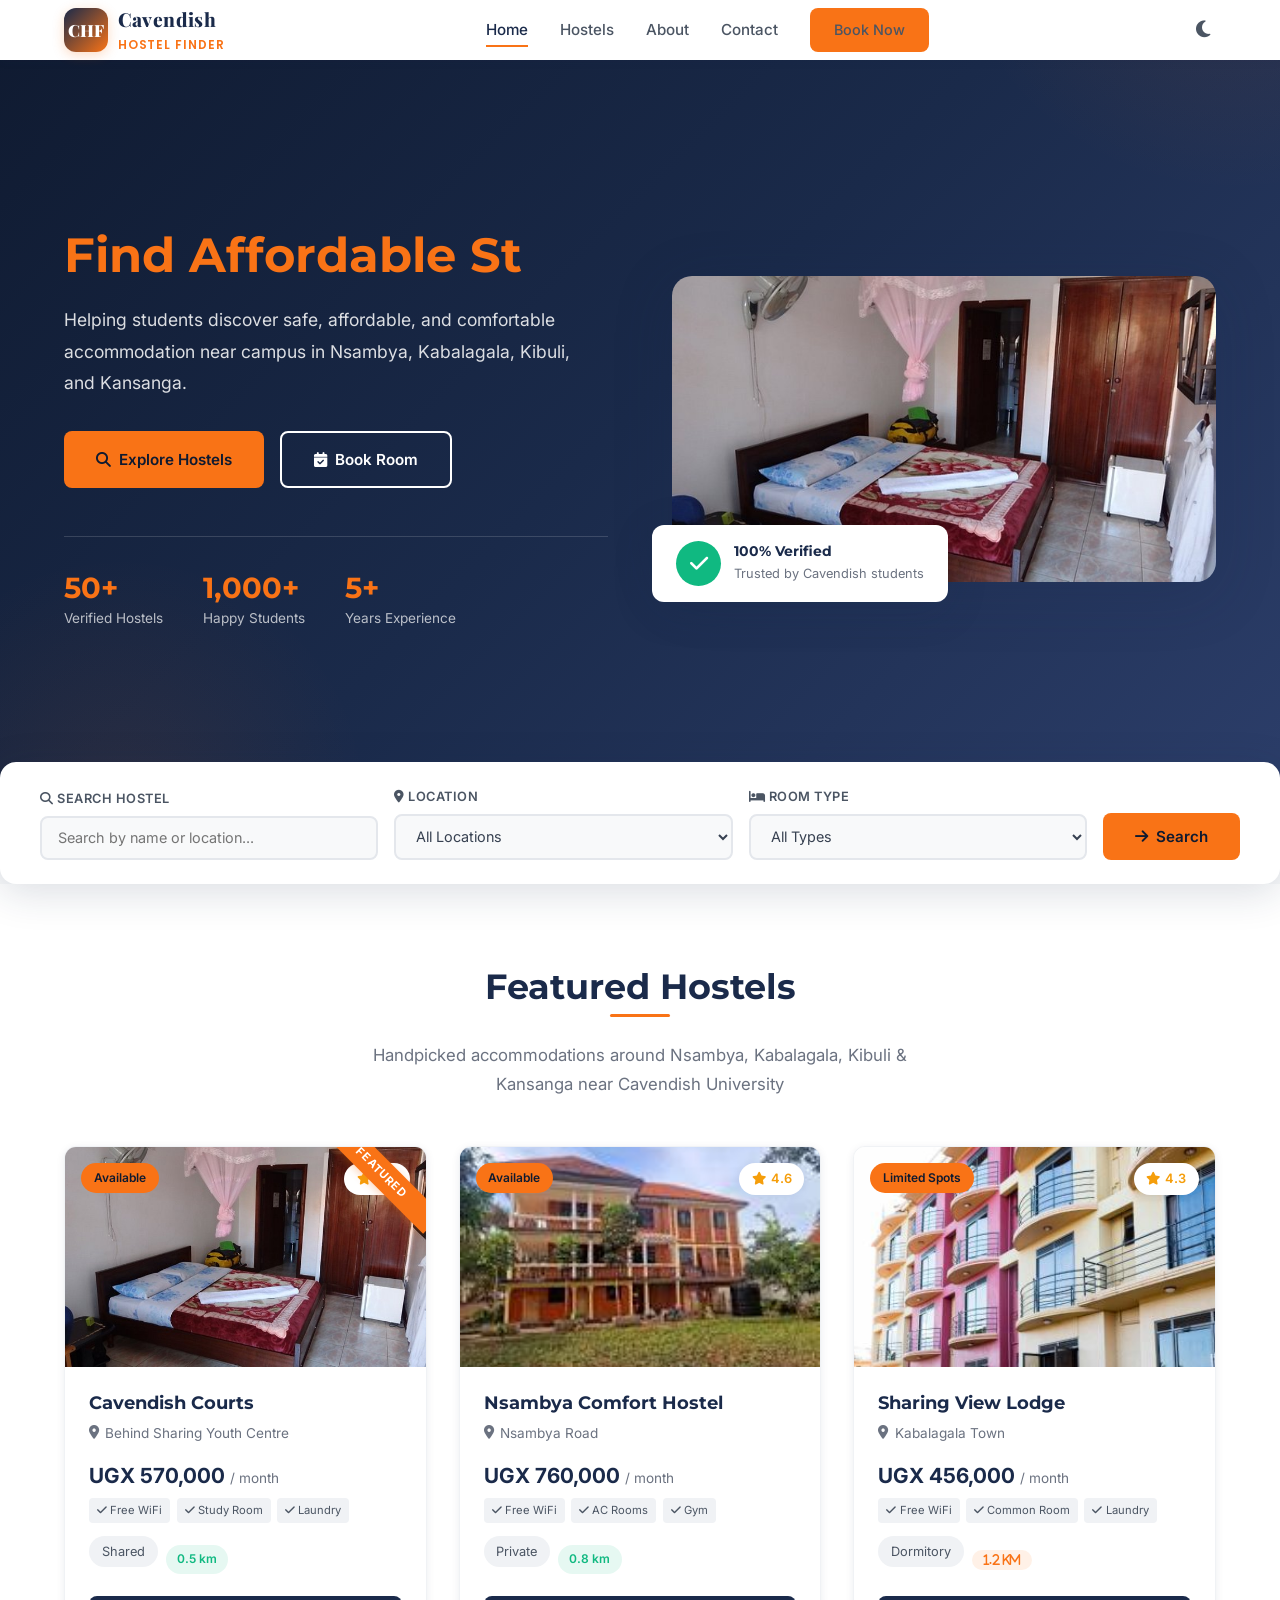
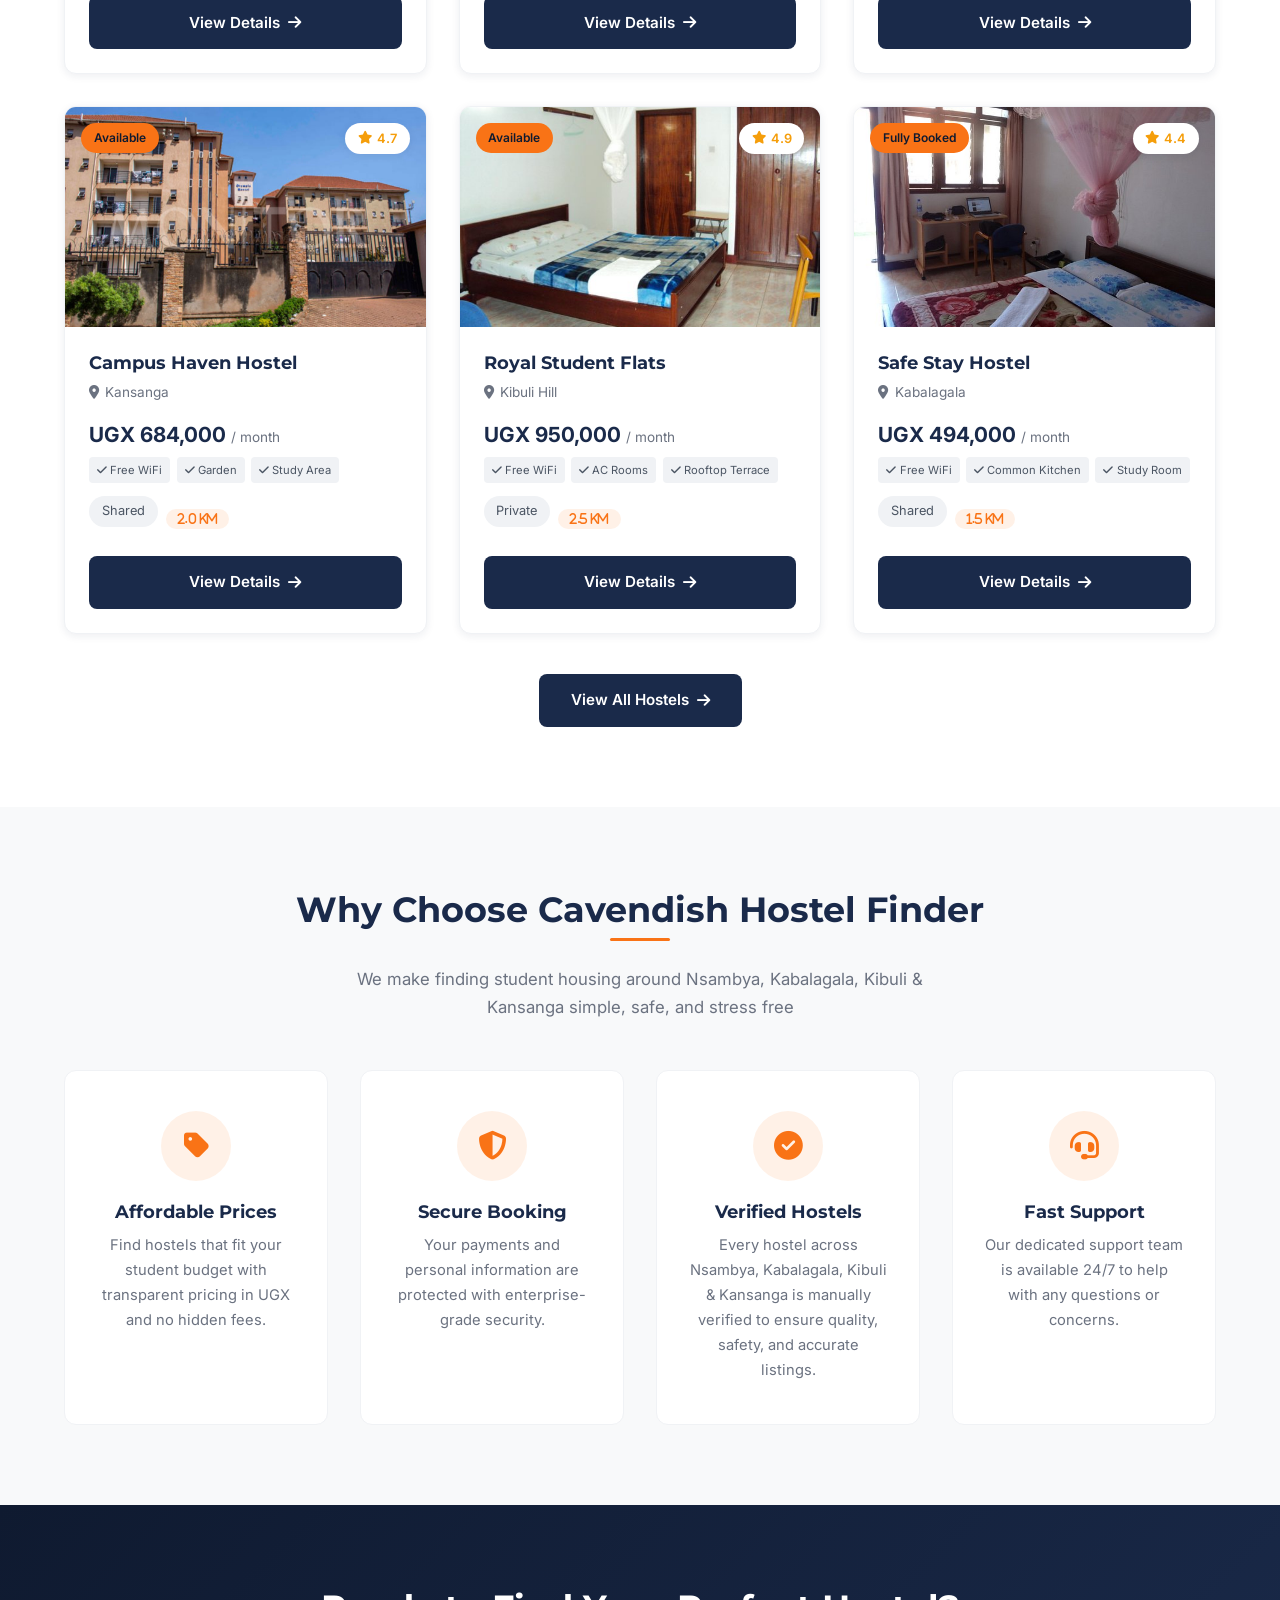
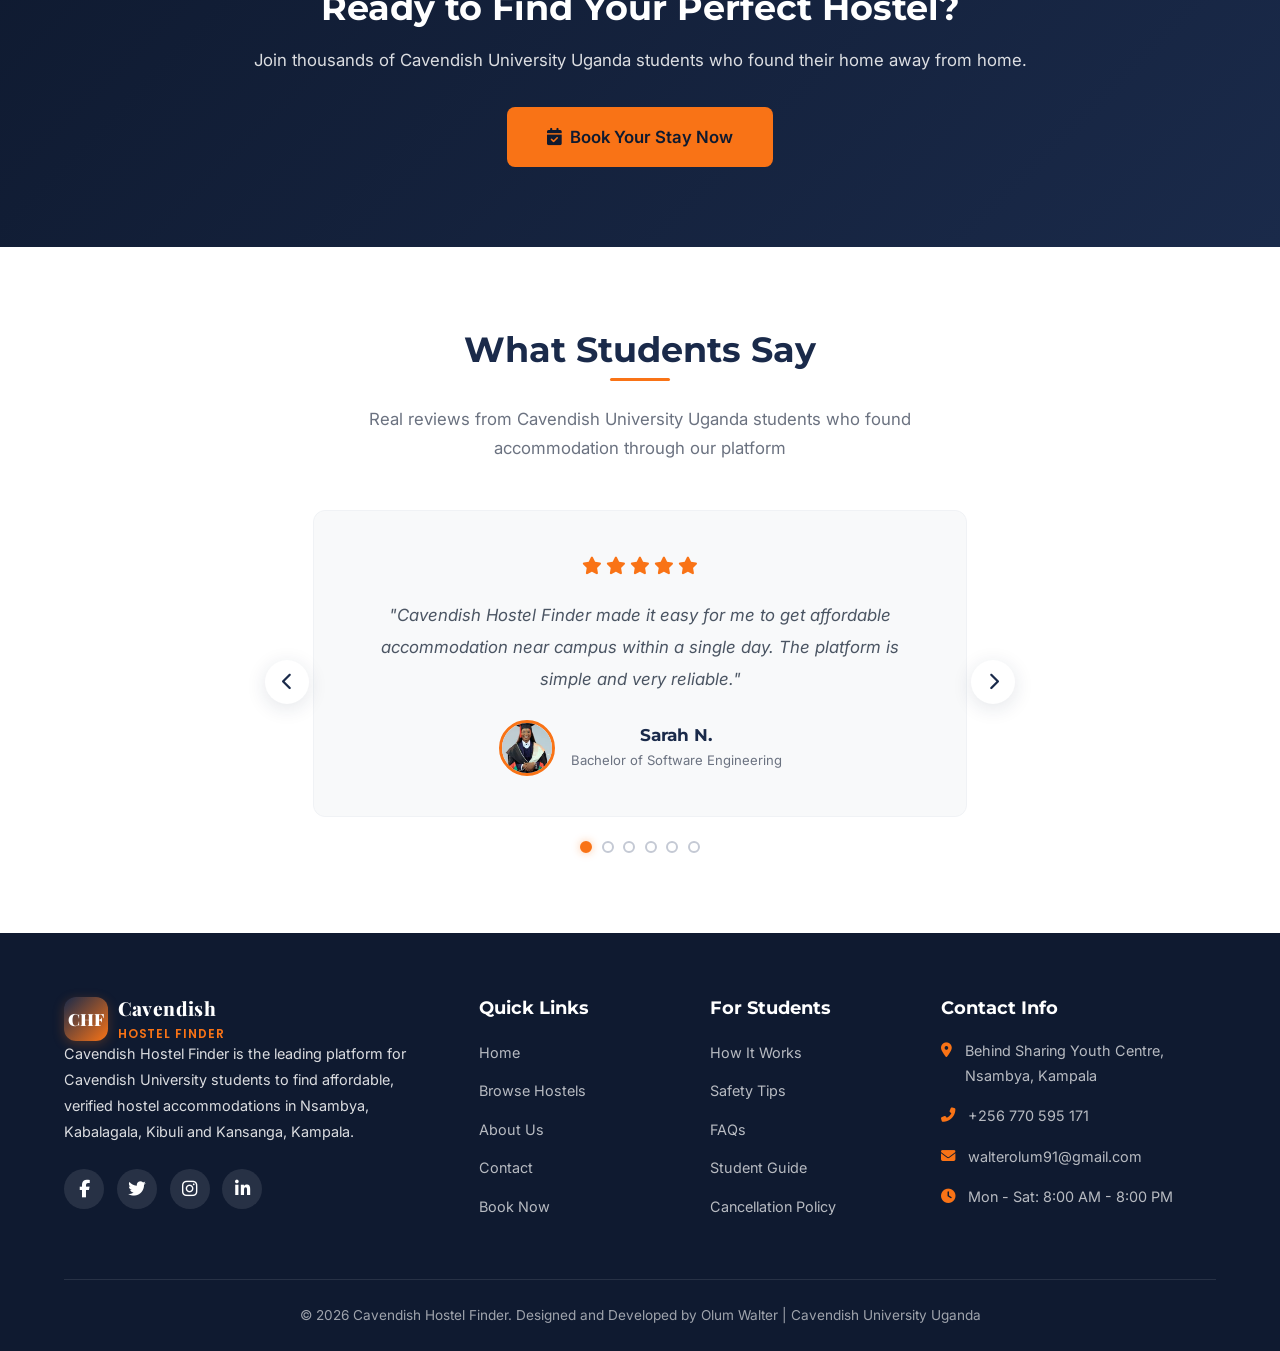
<file: index.html>
<!DOCTYPE html>
<html lang="en">
<head>
  <meta charset="UTF-8">
  <meta name="viewport" content="width=device-width, initial-scale=1.0">
  <meta name="description" content="Cavendish Hostel Finder - Find Affordable Student Hostels Near Cavendish University">
  <title>Cavendish Hostel Finder - Student Accommodation Near Cavendish University</title>

 
  <link rel="preconnect" href="https://fonts.googleapis.com">
  <link rel="preconnect" href="https://fonts.gstatic.com" crossorigin>
  <link href="https://fonts.googleapis.com/css2?family=Inter:wght@400;500;600&family=Montserrat:wght@600;700;800&family=Poppins:wght@500;600;700&family=Playfair+Display:wght@700;800;900&display=swap" rel="stylesheet">

  <link rel="stylesheet" href="https://cdnjs.cloudflare.com/ajax/libs/font-awesome/6.5.0/css/all.min.css">

 
  <link rel="stylesheet" href="css/style.css">
</head>
<body>

 
  <div class="preloader">
    <div class="preloader-inner">
      <div class="preloader-spinner"></div>
      <p>Cavendish Hostel Finder</p>
    </div>
  </div>

  
  <nav class="navbar" role="navigation" aria-label="Main navigation">
    <div class="container">
      <a href="index.html" class="chf-logo">
        <div class="chf-logo-icon">CHF</div>
        <div class="chf-logo-text">Cavendish<br><span>Hostel Finder</span></div>
      </a>

      <ul class="nav-links">
        <li><a href="index.html" class="active">Home</a></li>
        <li><a href="listings.html">Hostels</a></li>
        <li><a href="about.html">About</a></li>
        <li><a href="contact.html">Contact</a></li>
        <li><a href="booking.html" class="btn btn-primary">Book Now</a></li>
      </ul>

      <button class="theme-toggle" id="themeToggle" aria-label="Toggle theme">
        <i class="fas fa-moon"></i>
      </button>

      <button class="hamburger" aria-label="Toggle menu">
        <span></span>
        <span></span>
        <span></span>
      </button>
    </div>
  </nav>

  
  <section class="hero">
    <div class="container">
      <div class="hero-content">
        <h1><span id="typingText">Find Affordable Student Hostels Around Cavendish University</span></h1>
        <p>Helping students discover safe, affordable, and comfortable accommodation near campus in Nsambya, Kabalagala, Kibuli, and Kansanga.</p>
        <div class="hero-buttons">
          <a href="listings.html" class="btn btn-primary btn-glow"><i class="fas fa-search"></i> Explore Hostels</a>
          <a href="booking.html" class="btn btn-outline"><i class="fas fa-calendar-check"></i> Book Room</a>
        </div>
        <div class="hero-stats">
          <div class="hero-stat">
            <h3>50+</h3>
            <p>Verified Hostels</p>
          </div>
          <div class="hero-stat">
            <h3>1,000+</h3>
            <p>Happy Students</p>
          </div>
          <div class="hero-stat">
            <h3>5+</h3>
            <p>Years Experience</p>
          </div>
        </div>
      </div>
      <div class="hero-image float-animation">
        <img src="images/3.jpg" alt="Cavendish University area campus buildings">
        <div class="hero-image-badge">
          <div class="badge-icon"><i class="fas fa-check"></i></div>
          <div class="badge-text">
            <h4>100% Verified</h4>
            <p>Trusted by Cavendish students</p>
          </div>
        </div>
      </div>
    </div>
  </section>


  <div class="search-bar">
    <div class="container">
      <div class="search-group">
        <label><i class="fas fa-search"></i> Search Hostel</label>
        <input type="text" class="hostel-search" id="hostelSearch" placeholder="Search by name or location..." oninput="filterHomeResults(this.value)">
      </div>
      <div class="search-group">
        <label><i class="fas fa-map-marker-alt"></i> Location</label>
        <select id="locationFilter" onchange="filterHomeResults(document.getElementById('hostelSearch').value)">
          <option value="">All Locations</option>
          <option value="Nsambya">Nsambya</option>
          <option value="Kabalagala">Kabalagala</option>
          <option value="Kibuli">Kibuli</option>
          <option value="Kansanga">Kansanga</option>
        </select>
      </div>
      <div class="search-group">
        <label><i class="fas fa-bed"></i> Room Type</label>
        <select id="roomTypeFilter" onchange="filterHomeResults(document.getElementById('hostelSearch').value)">
          <option value="">All Types</option>
          <option value="Shared">Shared</option>
          <option value="Private">Private</option>
          <option value="Dormitory">Dormitory</option>
        </select>
      </div>
      <button class="btn btn-primary" id="searchBtn"><i class="fas fa-arrow-right"></i> Search</button>
    </div>
  </div>


  <section class="section featured" id="featured">
    <div class="container">
      <div class="section-title">
        <h2>Featured Hostels</h2>
        <p>Handpicked accommodations around Nsambya, Kabalagala, Kibuli &amp; Kansanga near Cavendish University</p>
      </div>
      <div class="hostel-grid" id="featuredGrid"></div>
      <div style="text-align:center;margin-top:2.5rem;">
        <a href="listings.html" class="btn btn-dark">View All Hostels <i class="fas fa-arrow-right"></i></a>
      </div>
    </div>
  </section>


  <section class="section why-choose" id="why-us">
    <div class="container">
      <div class="section-title">
        <h2>Why Choose Cavendish Hostel Finder</h2>
        <p>We make finding student housing around Nsambya, Kabalagala, Kibuli &amp; Kansanga simple, safe, and stress free</p>
      </div>
      <div class="features-grid">
        <div class="feature-card fade-in">
          <div class="feature-icon"><i class="fas fa-tag"></i></div>
          <h3>Affordable Prices</h3>
          <p>Find hostels that fit your student budget with transparent pricing in UGX and no hidden fees.</p>
        </div>
        <div class="feature-card fade-in">
          <div class="feature-icon"><i class="fas fa-shield-alt"></i></div>
          <h3>Secure Booking</h3>
          <p>Your payments and personal information are protected with enterprise-grade security.</p>
        </div>
        <div class="feature-card fade-in">
          <div class="feature-icon"><i class="fas fa-check-circle"></i></div>
          <h3>Verified Hostels</h3>
          <p>Every hostel across Nsambya, Kabalagala, Kibuli &amp; Kansanga is manually verified to ensure quality, safety, and accurate listings.</p>
        </div>
        <div class="feature-card fade-in">
          <div class="feature-icon"><i class="fas fa-headset"></i></div>
          <h3>Fast Support</h3>
          <p>Our dedicated support team is available 24/7 to help with any questions or concerns.</p>
        </div>
      </div>
    </div>
  </section>

  <section class="cta-section">
    <div class="container">
        <h2>Ready to Find Your Perfect Hostel?</h2>
      <p>Join thousands of Cavendish University Uganda students who found their home away from home.</p>
      <a href="booking.html" class="btn btn-primary btn-glow"><i class="fas fa-calendar-check"></i> Book Your Stay Now</a>
    </div>
  </section>


  <section class="section testimonials" id="testimonials">
    <div class="container">
      <div class="section-title">
        <h2>What Students Say</h2>
        <p>Real reviews from Cavendish University Uganda students who found accommodation through our platform</p>
      </div>
      <div class="testimonial-carousel">
        <button class="carousel-btn carousel-prev" id="testimonialPrev" aria-label="Previous testimonial">
          <i class="fas fa-chevron-left"></i>
        </button>
        <div class="testimonial-track" id="testimonialTrack"></div>
        <button class="carousel-btn carousel-next" id="testimonialNext" aria-label="Next testimonial">
          <i class="fas fa-chevron-right"></i>
        </button>
        <div class="carousel-dots" id="testimonialDots"></div>
      </div>
    </div>
  </section>


  <footer class="footer">
    <div class="container">
      <div class="footer-grid">
        <div class="footer-brand">
          <a href="index.html" class="chf-logo" style="color:var(--white);">
            <div class="chf-logo-icon">CHF</div>
            <div class="chf-logo-text" style="color:var(--white);">Cavendish<br><span>Hostel Finder</span></div>
          </a>
          <p>Cavendish Hostel Finder is the leading platform for Cavendish University students to find affordable, verified hostel accommodations in Nsambya, Kabalagala, Kibuli and Kansanga, Kampala.</p>
          <div class="footer-social">
            <a href="#" aria-label="Facebook"><i class="fab fa-facebook-f"></i></a>
            <a href="#" aria-label="Twitter"><i class="fab fa-twitter"></i></a>
            <a href="#" aria-label="Instagram"><i class="fab fa-instagram"></i></a>
            <a href="#" aria-label="LinkedIn"><i class="fab fa-linkedin-in"></i></a>
          </div>
        </div>
        <div>
          <h4>Quick Links</h4>
          <ul class="footer-links">
            <li><a href="index.html">Home</a></li>
            <li><a href="listings.html">Browse Hostels</a></li>
            <li><a href="about.html">About Us</a></li>
            <li><a href="contact.html">Contact</a></li>
            <li><a href="booking.html">Book Now</a></li>
          </ul>
        </div>
        <div>
          <h4>For Students</h4>
          <ul class="footer-links">
            <li><a href="#">How It Works</a></li>
            <li><a href="#">Safety Tips</a></li>
            <li><a href="#">FAQs</a></li>
            <li><a href="#">Student Guide</a></li>
            <li><a href="#">Cancellation Policy</a></li>
          </ul>
        </div>
        <div>
          <h4>Contact Info</h4>
          <ul class="footer-contact">
            <li><i class="fas fa-map-marker-alt"></i> Behind Sharing Youth Centre, Nsambya, Kampala</li>
            <li><i class="fas fa-phone-alt"></i> +256 770 595 171</li>
            <li><i class="fas fa-envelope"></i> walterolum91@gmail.com</li>
            <li><i class="fas fa-clock"></i> Mon - Sat: 8:00 AM - 8:00 PM</li>
          </ul>
        </div>
      </div>
      <div class="footer-bottom">
        <p>&copy; 2026 Cavendish Hostel Finder. Designed and Developed by Olum Walter | Cavendish University Uganda</p>
      </div>
    </div>
  </footer>


  <script src="js/script.js"></script>
  <script>
    function filterHomeResults(searchTerm) {
      const locationFilter = document.getElementById('locationFilter').value.toLowerCase();
      const roomTypeFilter = document.getElementById('roomTypeFilter').value.toLowerCase();
      const cards = document.querySelectorAll('#featuredGrid .hostel-card');

      cards.forEach(function(card) {
        const name = card.querySelector('h3').textContent.toLowerCase();
        const location = card.querySelector('.location').textContent.toLowerCase();
        const roomTypeEl = card.querySelector('.room-type');
        const roomType = roomTypeEl ? roomTypeEl.textContent.toLowerCase() : '';
        let visible = true;

        if (searchTerm && !name.includes(searchTerm) && !location.includes(searchTerm)) {
          visible = false;
        }
        if (locationFilter && !location.includes(locationFilter)) {
          visible = false;
        }
        if (roomTypeFilter && !roomType.includes(roomTypeFilter)) {
          visible = false;
        }

        card.style.display = visible ? '' : 'none';
      });
    }

    document.addEventListener('DOMContentLoaded', function() {
      const searchInput = document.getElementById('hostelSearch');
      const searchBtn = document.getElementById('searchBtn');
      if (searchInput && searchBtn) {
        searchBtn.addEventListener('click', function() {
          filterHomeResults(searchInput.value);
        });
      }
    });
  </script>
</body>
</html>
</file>
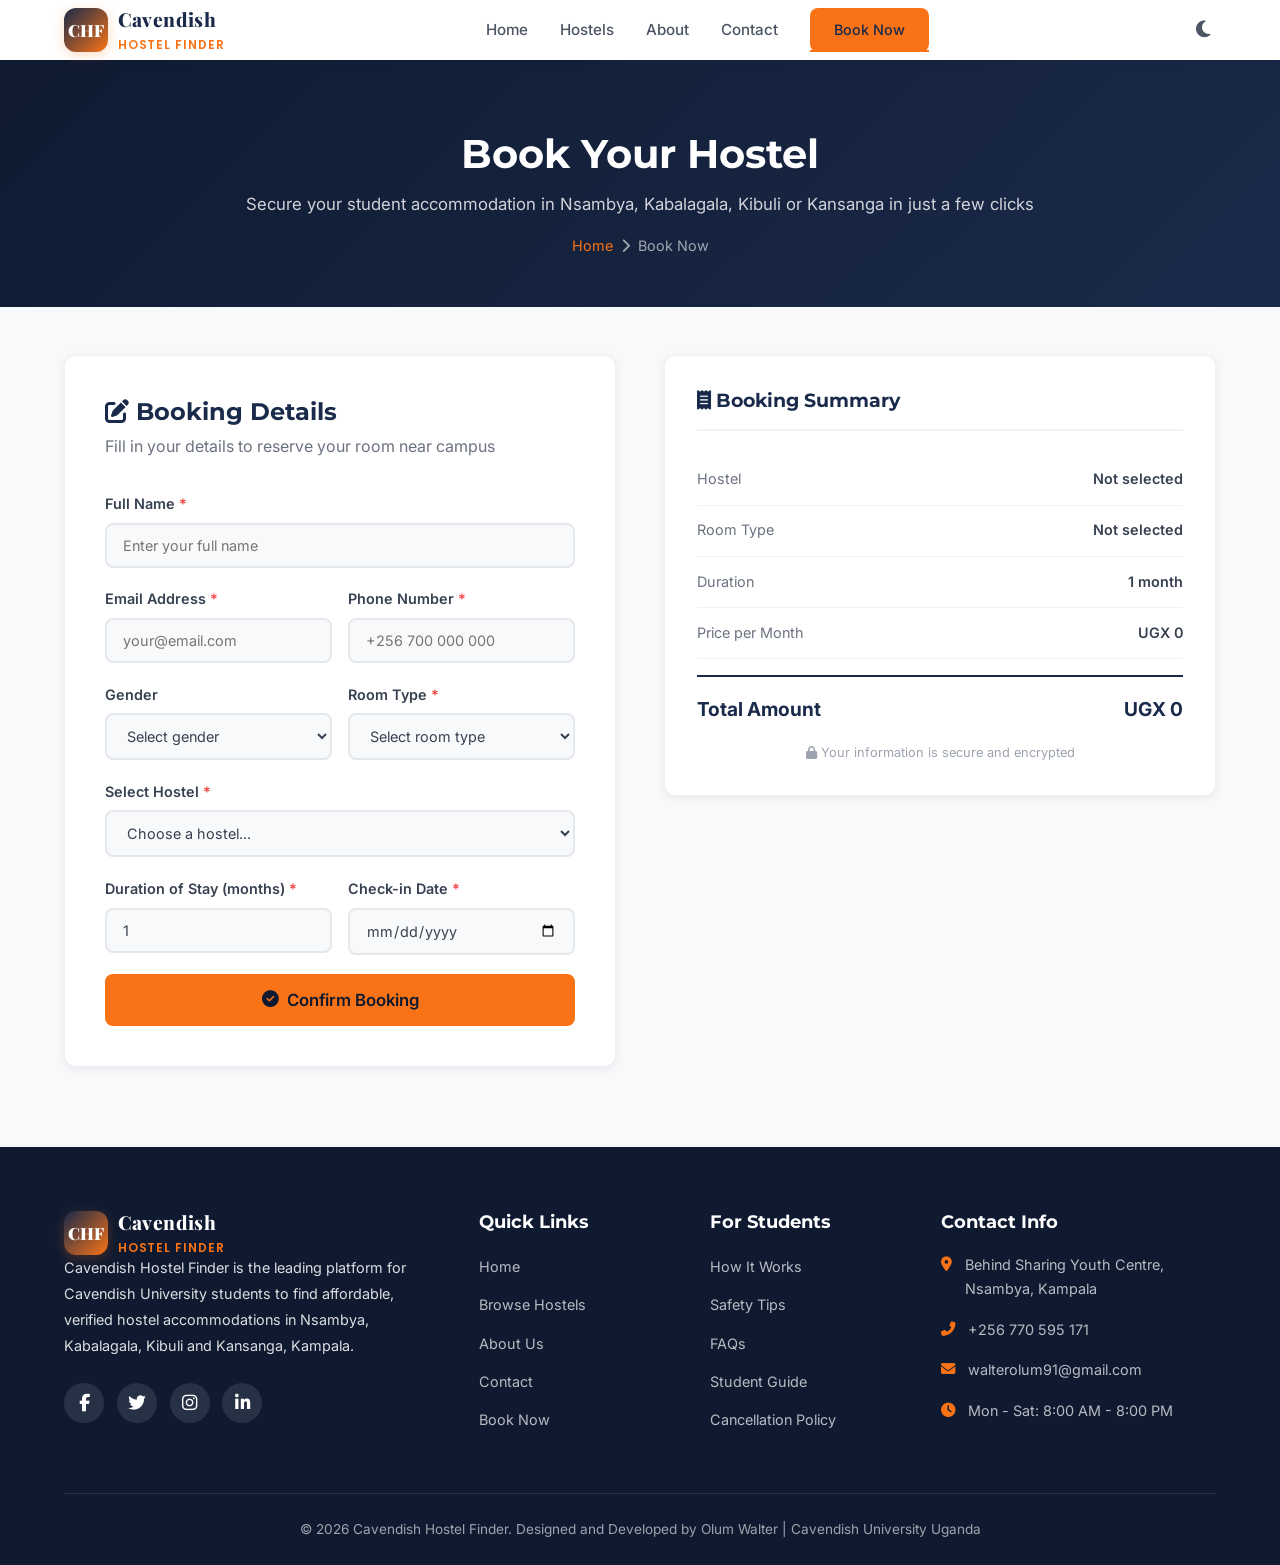
<file: booking.html>
<!DOCTYPE html>
<html lang="en">
<head>
  <meta charset="UTF-8">
  <meta name="viewport" content="width=device-width, initial-scale=1.0">
  <meta name="description" content="Book your student hostel near Cavendish University, Nsambya">
  <title>Book a Hostel - Cavendish Hostel Finder</title>
  <link rel="preconnect" href="https://fonts.googleapis.com">
  <link rel="preconnect" href="https://fonts.gstatic.com" crossorigin>
  <link href="https://fonts.googleapis.com/css2?family=Inter:wght@400;500;600&family=Montserrat:wght@600;700;800&family=Poppins:wght@500;600;700&family=Playfair+Display:wght@700;800;900&display=swap" rel="stylesheet">
  <link rel="stylesheet" href="https://cdnjs.cloudflare.com/ajax/libs/font-awesome/6.5.0/css/all.min.css">
  <link rel="stylesheet" href="css/style.css">
</head>
<body>

  <div class="preloader">
    <div class="preloader-inner">
      <div class="preloader-spinner"></div>
      <p>Cavendish Hostel Finder</p>
    </div>
  </div>

  
  <nav class="navbar" role="navigation" aria-label="Main navigation">
    <div class="container">
      <a href="index.html" class="chf-logo">
        <div class="chf-logo-icon">CHF</div>
        <div class="chf-logo-text">Cavendish<br><span>Hostel Finder</span></div>
      </a>
      <ul class="nav-links">
        <li><a href="index.html">Home</a></li>
        <li><a href="listings.html">Hostels</a></li>
        <li><a href="about.html">About</a></li>
        <li><a href="contact.html">Contact</a></li>
        <li><a href="booking.html" class="btn btn-primary active">Book Now</a></li>
      </ul>
      <button class="theme-toggle" id="themeToggle" aria-label="Toggle theme">
        <i class="fas fa-moon"></i>
      </button>
      <button class="hamburger" aria-label="Toggle menu">
        <span></span>
        <span></span>
        <span></span>
      </button>
    </div>
  </nav>

  
  <div class="page-header">
    <div class="container">
      <h1>Book Your Hostel</h1>
      <p>Secure your student accommodation in Nsambya, Kabalagala, Kibuli or Kansanga in just a few clicks</p>
      <div class="breadcrumb">
        <a href="index.html">Home</a>
        <span><i class="fas fa-chevron-right"></i></span>
        <span>Book Now</span>
      </div>
    </div>
  </div>


  <section class="booking-section">
    <div class="container">
      <div class="booking-layout">

    
        <div class="booking-form">
          <h2><i class="fas fa-edit"></i> Booking Details</h2>
          <p>Fill in your details to reserve your room near campus</p>

          <form id="bookingForm" novalidate>
            <div class="form-group">
              <label>Full Name <span class="required">*</span></label>
              <input type="text" id="bookingName" placeholder="Enter your full name">
              <div class="error-message" id="nameError"></div>
            </div>

            <div class="form-row">
              <div class="form-group">
                <label>Email Address <span class="required">*</span></label>
                <input type="email" id="bookingEmail" placeholder="your@email.com">
                <div class="error-message" id="emailError"></div>
              </div>
              <div class="form-group">
                <label>Phone Number <span class="required">*</span></label>
                <input type="tel" id="bookingPhone" placeholder="+256 700 000 000">
                <div class="error-message" id="phoneError"></div>
              </div>
            </div>

            <div class="form-row">
              <div class="form-group">
                <label>Gender</label>
                <select id="bookingGender">
                  <option value="">Select gender</option>
                  <option value="male">Male</option>
                  <option value="female">Female</option>
                  <option value="other">Other</option>
                  <option value="prefer-not">Prefer not to say</option>
                </select>
              </div>
              <div class="form-group">
                <label>Room Type <span class="required">*</span></label>
                <select id="bookingRoomType">
                  <option value="">Select room type</option>
                  <option value="Shared">Shared Room</option>
                  <option value="Private">Private Room</option>
                  <option value="Dormitory">Dormitory</option>
                </select>
                <div class="error-message" id="roomError"></div>
              </div>
            </div>

            <div class="form-group">
              <label>Select Hostel <span class="required">*</span></label>
              <select id="bookingHostel">
                <option value="">Choose a hostel...</option>
              </select>
              <div class="error-message" id="hostelError"></div>
            </div>

            <div class="form-row">
              <div class="form-group">
                <label>Duration of Stay (months) <span class="required">*</span></label>
                <input type="number" id="bookingDuration" min="1" max="24" value="1" placeholder="e.g. 6">
                <div class="error-message" id="durationError"></div>
              </div>
              <div class="form-group">
                <label>Check-in Date <span class="required">*</span></label>
                <input type="date" id="bookingDate">
                <div class="error-message" id="dateError"></div>
              </div>
            </div>

            <button type="submit" class="btn btn-primary" style="width:100%;justify-content:center;padding:1rem;font-size:1.05rem;">
              <i class="fas fa-check-circle"></i> Confirm Booking
            </button>
          </form>
        </div>

        <div class="booking-summary" id="bookingSummary">
          <h3><i class="fas fa-receipt"></i> Booking Summary</h3>
          <div class="booking-summary-item">
            <span class="label">Hostel</span>
            <span class="value" id="summaryHostel">Not selected</span>
          </div>
          <div class="booking-summary-item">
            <span class="label">Room Type</span>
            <span class="value" id="summaryRoom">Not selected</span>
          </div>
          <div class="booking-summary-item">
            <span class="label">Duration</span>
            <span class="value" id="summaryDuration">-</span>
          </div>
          <div class="booking-summary-item">
            <span class="label">Price per Month</span>
            <span class="value" id="summaryPrice">UGX 0</span>
          </div>
          <div class="booking-total">
            <span>Total Amount</span>
            <span id="bookingTotal">UGX 0</span>
          </div>
          <p style="font-size:0.8rem;color:var(--gray-400);margin-top:1rem;text-align:center;">
            <i class="fas fa-lock"></i> Your information is secure and encrypted
          </p>
        </div>

      </div>
    </div>
  </section>


  <div class="modal-overlay" id="successModal">
    <div class="modal">
      <div class="modal-icon"><i class="fas fa-check"></i></div>
      <h3>Booking Confirmed!</h3>
      <p>Your hostel reservation has been received successfully. We'll send a confirmation via email or phone shortly.</p>
      <a href="listings.html" class="btn btn-dark"><i class="fas fa-arrow-left"></i> Browse More Hostels</a>
    </div>
  </div>


  <footer class="footer">
    <div class="container">
      <div class="footer-grid">
        <div class="footer-brand">
          <a href="index.html" class="chf-logo" style="color:var(--white);">
            <div class="chf-logo-icon">CHF</div>
            <div class="chf-logo-text" style="color:var(--white);">Cavendish<br><span>Hostel Finder</span></div>
          </a>
          <p>Cavendish Hostel Finder is the leading platform for Cavendish University students to find affordable, verified hostel accommodations in Nsambya, Kabalagala, Kibuli and Kansanga, Kampala.</p>
          <div class="footer-social">
            <a href="#" aria-label="Facebook"><i class="fab fa-facebook-f"></i></a>
            <a href="#" aria-label="Twitter"><i class="fab fa-twitter"></i></a>
            <a href="#" aria-label="Instagram"><i class="fab fa-instagram"></i></a>
            <a href="#" aria-label="LinkedIn"><i class="fab fa-linkedin-in"></i></a>
          </div>
        </div>
        <div>
          <h4>Quick Links</h4>
          <ul class="footer-links">
            <li><a href="index.html">Home</a></li>
            <li><a href="listings.html">Browse Hostels</a></li>
            <li><a href="about.html">About Us</a></li>
            <li><a href="contact.html">Contact</a></li>
            <li><a href="booking.html">Book Now</a></li>
          </ul>
        </div>
        <div>
          <h4>For Students</h4>
          <ul class="footer-links">
            <li><a href="#">How It Works</a></li>
            <li><a href="#">Safety Tips</a></li>
            <li><a href="#">FAQs</a></li>
            <li><a href="#">Student Guide</a></li>
            <li><a href="#">Cancellation Policy</a></li>
          </ul>
        </div>
        <div>
          <h4>Contact Info</h4>
          <ul class="footer-contact">
            <li><i class="fas fa-map-marker-alt"></i> Behind Sharing Youth Centre, Nsambya, Kampala</li>
            <li><i class="fas fa-phone-alt"></i> +256 770 595 171</li>
            <li><i class="fas fa-envelope"></i> walterolum91@gmail.com</li>
            <li><i class="fas fa-clock"></i> Mon - Sat: 8:00 AM - 8:00 PM</li>
          </ul>
        </div>
      </div>
      <div class="footer-bottom">
        <p>&copy; 2026 Cavendish Hostel Finder. Designed and Developed by Olum Walter | Cavendish University Uganda</p>
      </div>
    </div>
  </footer>

  <script src="js/script.js"></script>
</body>
</html>
</file>
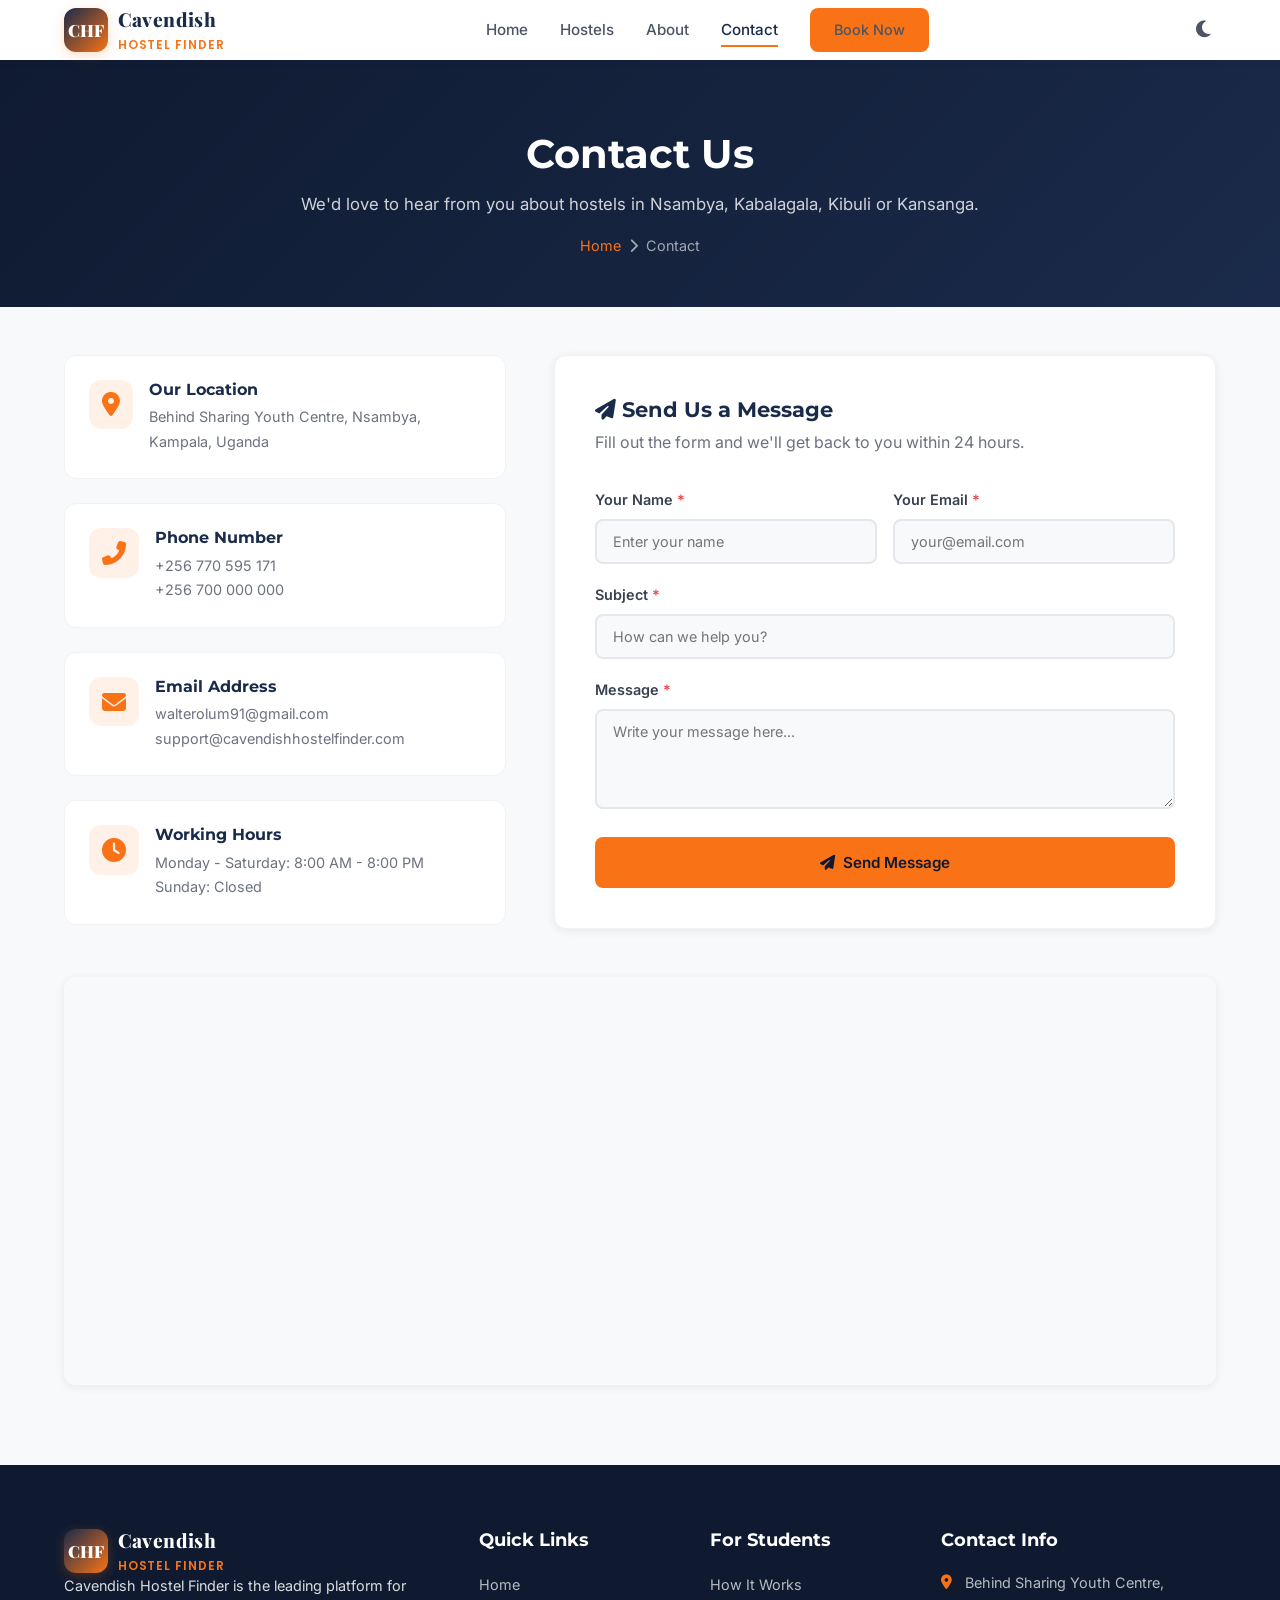
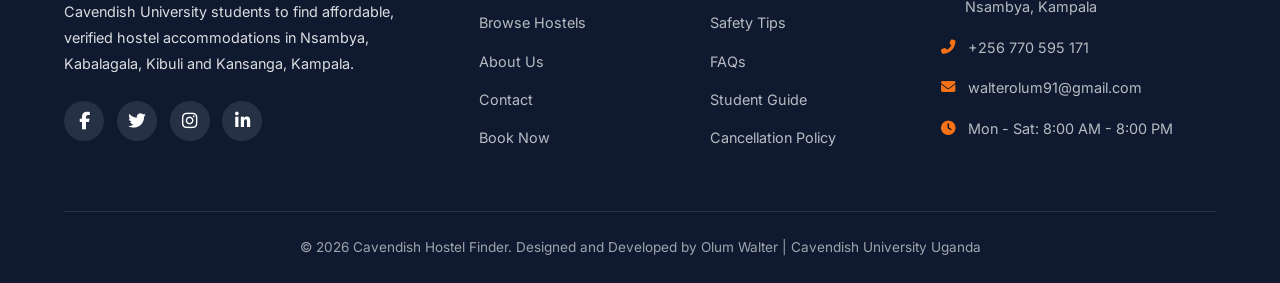
<file: contact.html>
<!DOCTYPE html>
<html lang="en">
<head>
  <meta charset="UTF-8">
  <meta name="viewport" content="width=device-width, initial-scale=1.0">
  <meta name="description" content="Contact Cavendish Hostel Finder - Get in touch with us">
  <title>Contact Us - Cavendish Hostel Finder</title>
  <link rel="preconnect" href="https://fonts.googleapis.com">
  <link rel="preconnect" href="https://fonts.gstatic.com" crossorigin>
  <link href="https://fonts.googleapis.com/css2?family=Inter:wght@400;500;600&family=Montserrat:wght@600;700;800&family=Poppins:wght@500;600;700&family=Playfair+Display:wght@700;800;900&display=swap" rel="stylesheet">
  <link rel="stylesheet" href="https://cdnjs.cloudflare.com/ajax/libs/font-awesome/6.5.0/css/all.min.css">
  <link rel="stylesheet" href="css/style.css">
</head>
<body>

 
  <div class="preloader">
    <div class="preloader-inner">
      <div class="preloader-spinner"></div>
      <p>Cavendish Hostel Finder</p>
    </div>
  </div>

 
  <nav class="navbar" role="navigation" aria-label="Main navigation">
    <div class="container">
      <a href="index.html" class="chf-logo">
        <div class="chf-logo-icon">CHF</div>
        <div class="chf-logo-text">Cavendish<br><span>Hostel Finder</span></div>
      </a>
      <ul class="nav-links">
        <li><a href="index.html">Home</a></li>
        <li><a href="listings.html">Hostels</a></li>
        <li><a href="about.html">About</a></li>
        <li><a href="contact.html" class="active">Contact</a></li>
        <li><a href="booking.html" class="btn btn-primary">Book Now</a></li>
      </ul>
      <button class="theme-toggle" id="themeToggle" aria-label="Toggle theme">
        <i class="fas fa-moon"></i>
      </button>
      <button class="hamburger" aria-label="Toggle menu">
        <span></span>
        <span></span>
        <span></span>
      </button>
    </div>
  </nav>

 
  <div class="page-header">
    <div class="container">
      <h1>Contact Us</h1>
      <p>We'd love to hear from you about hostels in Nsambya, Kabalagala, Kibuli or Kansanga.</p>
      <div class="breadcrumb">
        <a href="index.html">Home</a>
        <span><i class="fas fa-chevron-right"></i></span>
        <span>Contact</span>
      </div>
    </div>
  </div>


  <section class="contact-section">
    <div class="container">
      <div class="contact-layout">

      
        <div class="contact-info">
          <div class="contact-info-card fade-in">
            <i class="fas fa-map-marker-alt"></i>
            <div>
              <h4>Our Location</h4>
              <p>Behind Sharing Youth Centre, Nsambya, Kampala, Uganda</p>
            </div>
          </div>
          <div class="contact-info-card fade-in">
            <i class="fas fa-phone-alt"></i>
            <div>
              <h4>Phone Number</h4>
              <p>+256 770 595 171</p>
              <p>+256 700 000 000</p>
            </div>
          </div>
          <div class="contact-info-card fade-in">
            <i class="fas fa-envelope"></i>
            <div>
              <h4>Email Address</h4>
              <p>walterolum91@gmail.com</p>
              <p>support@cavendishhostelfinder.com</p>
            </div>
          </div>
          <div class="contact-info-card fade-in">
            <i class="fas fa-clock"></i>
            <div>
              <h4>Working Hours</h4>
              <p>Monday - Saturday: 8:00 AM - 8:00 PM</p>
              <p>Sunday: Closed</p>
            </div>
          </div>
        </div>

      
        <div class="contact-form-wrapper">
          <h3><i class="fas fa-paper-plane"></i> Send Us a Message</h3>
          <p>Fill out the form and we'll get back to you within 24 hours.</p>

          <form id="contactForm" novalidate>
            <div class="form-row">
              <div class="form-group">
                <label>Your Name <span class="required">*</span></label>
                <input type="text" id="contactName" placeholder="Enter your name">
                <div class="error-message" id="contactNameError"></div>
              </div>
              <div class="form-group">
                <label>Your Email <span class="required">*</span></label>
                <input type="email" id="contactEmail" placeholder="your@email.com">
                <div class="error-message" id="contactEmailError"></div>
              </div>
            </div>
            <div class="form-group">
              <label>Subject <span class="required">*</span></label>
              <input type="text" id="contactSubject" placeholder="How can we help you?">
              <div class="error-message" id="contactSubjectError"></div>
            </div>
            <div class="form-group">
              <label>Message <span class="required">*</span></label>
              <textarea id="contactMessage" placeholder="Write your message here..."></textarea>
              <div class="error-message" id="contactMessageError"></div>
            </div>
            <button type="submit" class="btn btn-primary" style="width:100%;justify-content:center;padding:1rem;">
              <i class="fas fa-paper-plane"></i> Send Message
            </button>
          </form>
        </div>

      </div>

    
      <div class="contact-map" style="margin-top:3rem;border-radius:var(--card-radius);overflow:hidden;box-shadow:var(--shadow-sm);">
        <iframe src="https://www.google.com/maps/embed?pb=!1m18!1m12!1m3!1d3989.748177440109!2d32.597514!3d0.327130!2m3!1f0!2f0!3f0!3m2!1i1024!2i768!4f13.1!3m3!1m2!1s0x177dbb5b5b5b5b5b%3A0x5b5b5b5b5b5b5b5b!2sNsambya%2C%20Kampala!5e0!3m2!1sen!2sug!4v1" width="100%" height="400" style="border:0;" allowfullscreen="" loading="lazy" title="Nsambya, Kampala Location"></iframe>
      </div>
    </div>
  </section>


  <footer class="footer">
    <div class="container">
      <div class="footer-grid">
        <div class="footer-brand">
          <a href="index.html" class="chf-logo" style="color:var(--white);">
            <div class="chf-logo-icon">CHF</div>
            <div class="chf-logo-text" style="color:var(--white);">Cavendish<br><span>Hostel Finder</span></div>
          </a>
          <p>Cavendish Hostel Finder is the leading platform for Cavendish University students to find affordable, verified hostel accommodations in Nsambya, Kabalagala, Kibuli and Kansanga, Kampala.</p>
          <div class="footer-social">
            <a href="#" aria-label="Facebook"><i class="fab fa-facebook-f"></i></a>
            <a href="#" aria-label="Twitter"><i class="fab fa-twitter"></i></a>
            <a href="#" aria-label="Instagram"><i class="fab fa-instagram"></i></a>
            <a href="#" aria-label="LinkedIn"><i class="fab fa-linkedin-in"></i></a>
          </div>
        </div>
        <div>
          <h4>Quick Links</h4>
          <ul class="footer-links">
            <li><a href="index.html">Home</a></li>
            <li><a href="listings.html">Browse Hostels</a></li>
            <li><a href="about.html">About Us</a></li>
            <li><a href="contact.html">Contact</a></li>
            <li><a href="booking.html">Book Now</a></li>
          </ul>
        </div>
        <div>
          <h4>For Students</h4>
          <ul class="footer-links">
            <li><a href="#">How It Works</a></li>
            <li><a href="#">Safety Tips</a></li>
            <li><a href="#">FAQs</a></li>
            <li><a href="#">Student Guide</a></li>
            <li><a href="#">Cancellation Policy</a></li>
          </ul>
        </div>
        <div>
          <h4>Contact Info</h4>
          <ul class="footer-contact">
            <li><i class="fas fa-map-marker-alt"></i> Behind Sharing Youth Centre, Nsambya, Kampala</li>
            <li><i class="fas fa-phone-alt"></i> +256 770 595 171</li>
            <li><i class="fas fa-envelope"></i> walterolum91@gmail.com</li>
            <li><i class="fas fa-clock"></i> Mon - Sat: 8:00 AM - 8:00 PM</li>
          </ul>
        </div>
      </div>
      <div class="footer-bottom">
        <p>&copy; 2026 Cavendish Hostel Finder. Designed and Developed by Olum Walter | Cavendish University Uganda</p>
      </div>
    </div>
  </footer>

  <script src="js/script.js"></script>
</body>
</html>
</file>
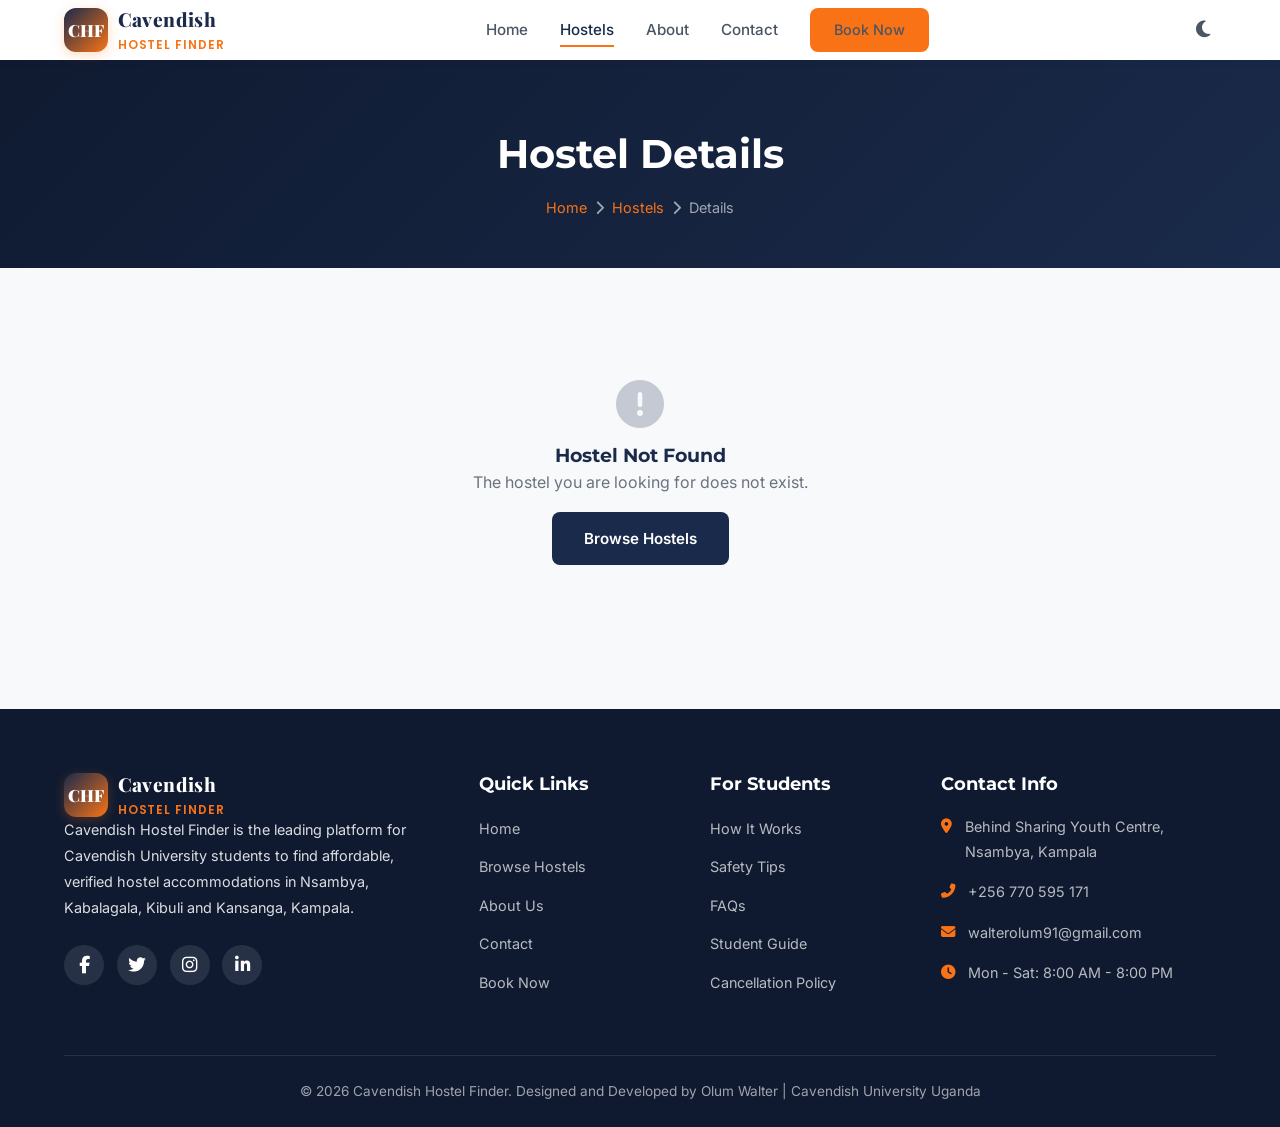
<file: details.html>
<!DOCTYPE html>
<html lang="en">
<head>
  <meta charset="UTF-8">
  <meta name="viewport" content="width=device-width, initial-scale=1.0">
  <meta name="description" content="Detailed hostel information near Cavendish University, Nsambya">
  <title>Hostel Details - Cavendish Hostel Finder</title>
  <link rel="preconnect" href="https://fonts.googleapis.com">
  <link rel="preconnect" href="https://fonts.gstatic.com" crossorigin>
  <link href="https://fonts.googleapis.com/css2?family=Inter:wght@400;500;600&family=Montserrat:wght@600;700;800&family=Poppins:wght@500;600;700&family=Playfair+Display:wght@700;800;900&display=swap" rel="stylesheet">
  <link rel="stylesheet" href="https://cdnjs.cloudflare.com/ajax/libs/font-awesome/6.5.0/css/all.min.css">
  <link rel="stylesheet" href="css/style.css">
</head>
<body>


  <div class="preloader">
    <div class="preloader-inner">
      <div class="preloader-spinner"></div>
      <p>Cavendish Hostel Finder</p>
    </div>
  </div>


  <nav class="navbar" role="navigation" aria-label="Main navigation">
    <div class="container">
      <a href="index.html" class="chf-logo">
        <div class="chf-logo-icon">CHF</div>
        <div class="chf-logo-text">Cavendish<br><span>Hostel Finder</span></div>
      </a>
      <ul class="nav-links">
        <li><a href="index.html">Home</a></li>
        <li><a href="listings.html" class="active">Hostels</a></li>
        <li><a href="about.html">About</a></li>
        <li><a href="contact.html">Contact</a></li>
        <li><a href="booking.html" class="btn btn-primary">Book Now</a></li>
      </ul>
      <button class="theme-toggle" id="themeToggle" aria-label="Toggle theme">
        <i class="fas fa-moon"></i>
      </button>
      <button class="hamburger" aria-label="Toggle menu">
        <span></span>
        <span></span>
        <span></span>
      </button>
    </div>
  </nav>

 
  <div class="page-header">
    <div class="container">
      <h1 id="detailName">Hostel Details</h1>
      <div class="breadcrumb">
        <a href="index.html">Home</a>
        <span><i class="fas fa-chevron-right"></i></span>
        <a href="listings.html">Hostels</a>
        <span><i class="fas fa-chevron-right"></i></span>
        <span id="detailBreadcrumb">Details</span>
      </div>
    </div>
  </div>


  <section class="details-section">
    <div class="container" id="detailContainer">

     
      <div class="details-gallery">
        <div class="gallery-main">
          <img id="galleryMain" src="images/3.jpg" alt="Hostel accommodation image">
          <button class="gallery-nav gallery-prev" id="galleryPrev"><i class="fas fa-chevron-left"></i></button>
          <button class="gallery-nav gallery-next" id="galleryNext"><i class="fas fa-chevron-right"></i></button>
        </div>
        <div class="gallery-thumbnails" id="galleryThumbnails"></div>
      </div>


      <div class="details-content">
        <div class="details-info">
          <h2 id="detailName"></h2>
          <div class="details-meta">
            <span id="detailLocation"><i class="fas fa-map-marker-alt"></i> Loading...</span>
            <span id="detailRating"><i class="fas fa-star"></i> Loading...</span>
            <span id="detailType"><i class="fas fa-bed"></i> Loading...</span>
          </div>
          <p class="details-description" id="detailDescription">Loading...</p>

          <h3><i class="fas fa-concierge-bell"></i> Facilities & Amenities</h3>
          <ul class="facilities-list" id="detailFacilities"></ul>

          <h3><i class="fas fa-star"></i> Student Reviews</h3>
          <div class="reviews-list" id="reviewsList"></div>
        </div>

 
        <aside class="details-sidebar">
          <div class="price-card">
            <div class="price" id="detailPrice">UGX 0 <span>/ month</span></div>
            <p class="price-sub" id="detailPriceSub">Loading...</p>
            <a href="booking.html" class="btn btn-primary" id="reserveBtn"><i class="fas fa-calendar-check"></i> Reserve Room</a>
            <ul class="price-features">
              <li><i class="fas fa-check-circle"></i> No booking fees</li>
              <li><i class="fas fa-check-circle"></i> Free cancellation</li>
              <li><i class="fas fa-check-circle"></i> Verified listing</li>
              <li><i class="fas fa-check-circle"></i> Instant confirmation</li>
            </ul>
          </div>
        </aside>
      </div>

    </div>
  </section>


  <footer class="footer">
    <div class="container">
      <div class="footer-grid">
        <div class="footer-brand">
          <a href="index.html" class="chf-logo" style="color:var(--white);">
            <div class="chf-logo-icon">CHF</div>
            <div class="chf-logo-text" style="color:var(--white);">Cavendish<br><span>Hostel Finder</span></div>
          </a>
          <p>Cavendish Hostel Finder is the leading platform for Cavendish University students to find affordable, verified hostel accommodations in Nsambya, Kabalagala, Kibuli and Kansanga, Kampala.</p>
          <div class="footer-social">
            <a href="#" aria-label="Facebook"><i class="fab fa-facebook-f"></i></a>
            <a href="#" aria-label="Twitter"><i class="fab fa-twitter"></i></a>
            <a href="#" aria-label="Instagram"><i class="fab fa-instagram"></i></a>
            <a href="#" aria-label="LinkedIn"><i class="fab fa-linkedin-in"></i></a>
          </div>
        </div>
        <div>
          <h4>Quick Links</h4>
          <ul class="footer-links">
            <li><a href="index.html">Home</a></li>
            <li><a href="listings.html">Browse Hostels</a></li>
            <li><a href="about.html">About Us</a></li>
            <li><a href="contact.html">Contact</a></li>
            <li><a href="booking.html">Book Now</a></li>
          </ul>
        </div>
        <div>
          <h4>For Students</h4>
          <ul class="footer-links">
            <li><a href="#">How It Works</a></li>
            <li><a href="#">Safety Tips</a></li>
            <li><a href="#">FAQs</a></li>
            <li><a href="#">Student Guide</a></li>
            <li><a href="#">Cancellation Policy</a></li>
          </ul>
        </div>
        <div>
          <h4>Contact Info</h4>
          <ul class="footer-contact">
            <li><i class="fas fa-map-marker-alt"></i> Behind Sharing Youth Centre, Nsambya, Kampala</li>
            <li><i class="fas fa-phone-alt"></i> +256 770 595 171</li>
            <li><i class="fas fa-envelope"></i> walterolum91@gmail.com</li>
            <li><i class="fas fa-clock"></i> Mon - Sat: 8:00 AM - 8:00 PM</li>
          </ul>
        </div>
      </div>
      <div class="footer-bottom">
        <p>&copy; 2026 Cavendish Hostel Finder. Designed and Developed by Olum Walter | Cavendish University Uganda</p>
      </div>
    </div>
  </footer>

  <script src="js/script.js"></script>
</body>
</html>
</file>
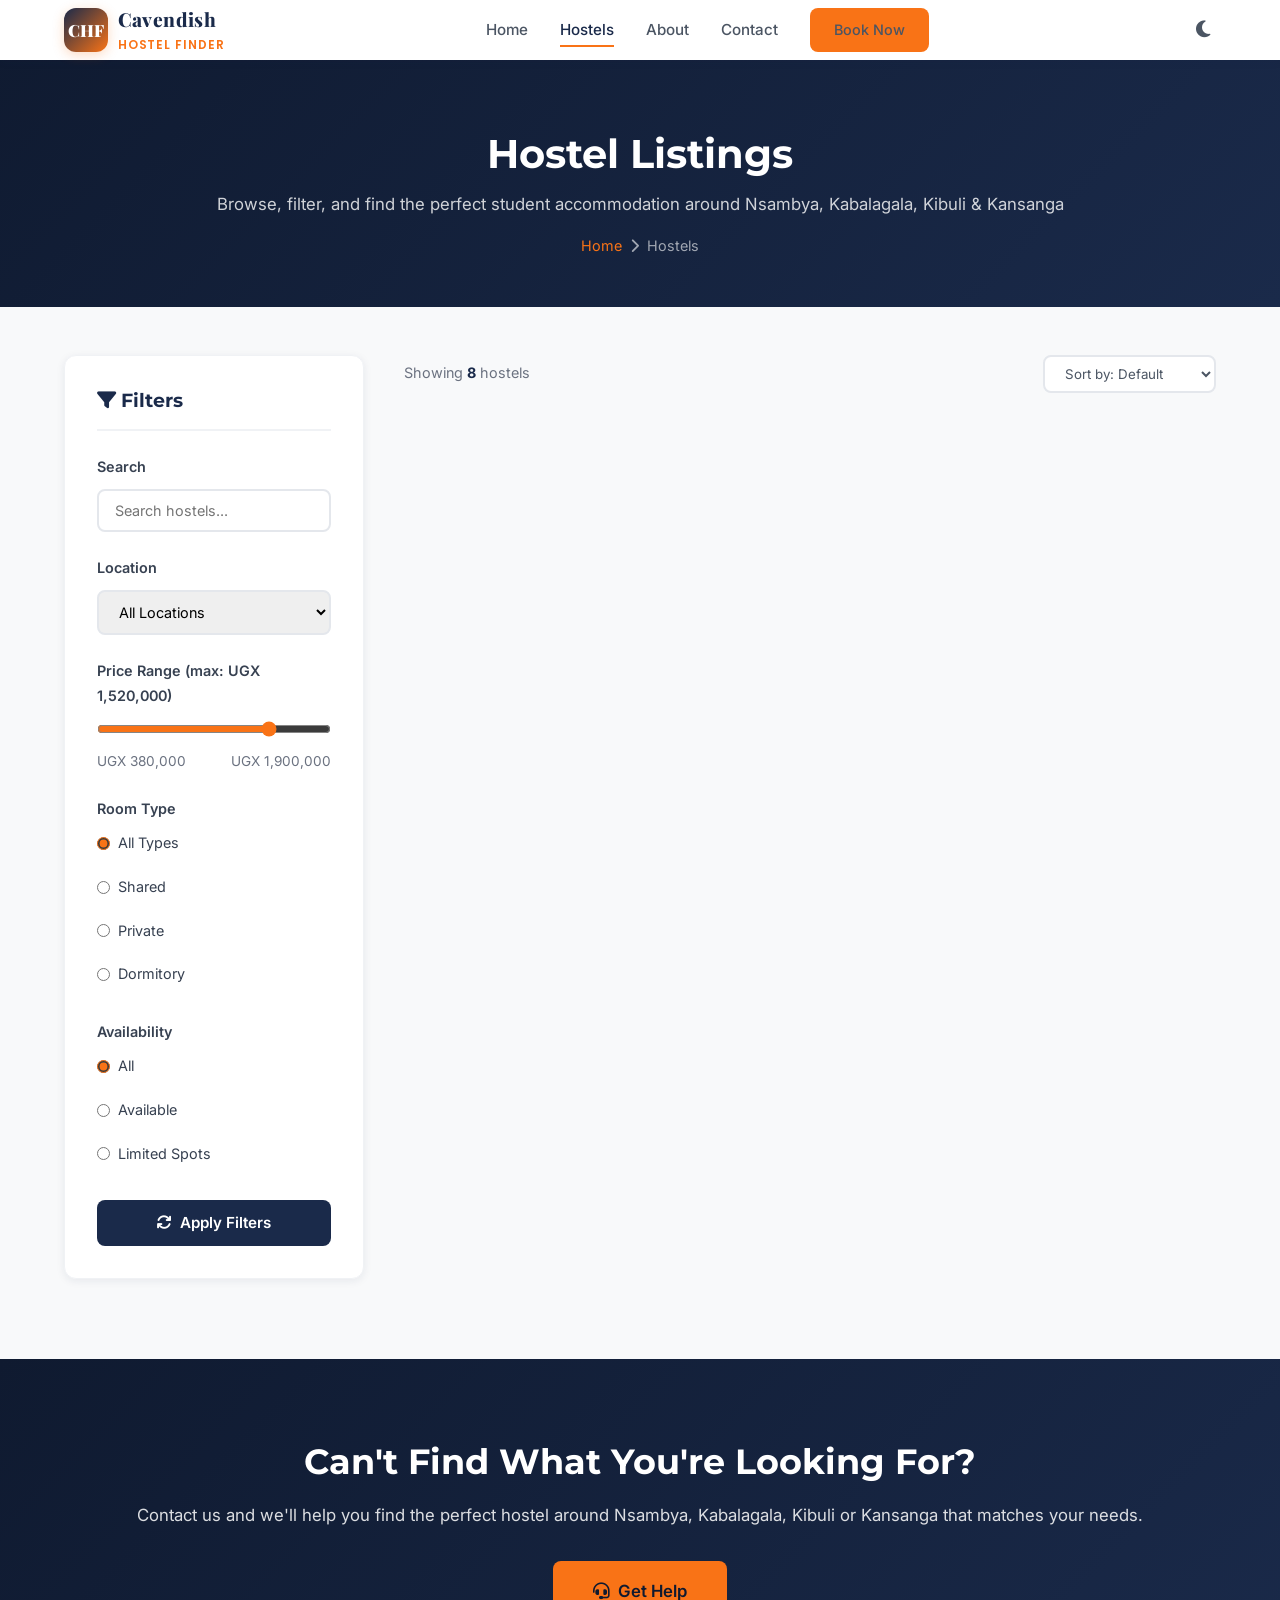
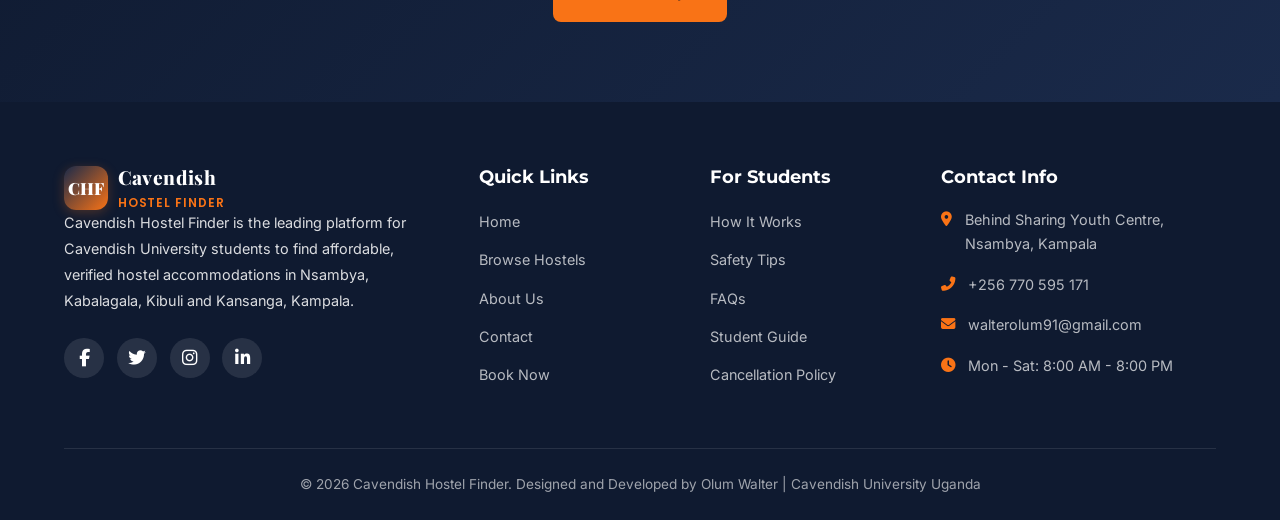
<file: listings.html>
<!DOCTYPE html>
<html lang="en">
<head>
  <meta charset="UTF-8">
  <meta name="viewport" content="width=device-width, initial-scale=1.0">
  <meta name="description" content="Browse and filter student hostels near Cavendish University, Nsambya">
  <title>Hostel Listings - Cavendish Hostel Finder</title>
  <link rel="preconnect" href="https://fonts.googleapis.com">
  <link rel="preconnect" href="https://fonts.gstatic.com" crossorigin>
  <link href="https://fonts.googleapis.com/css2?family=Inter:wght@400;500;600&family=Montserrat:wght@600;700;800&family=Poppins:wght@500;600;700&family=Playfair+Display:wght@700;800;900&display=swap" rel="stylesheet">
  <link rel="stylesheet" href="https://cdnjs.cloudflare.com/ajax/libs/font-awesome/6.5.0/css/all.min.css">
  <link rel="stylesheet" href="css/style.css">
</head>
<body>

  <!-- Preloader -->
  <div class="preloader">
    <div class="preloader-inner">
      <div class="preloader-spinner"></div>
      <p>Cavendish Hostel Finder</p>
    </div>
  </div>

  <!-- Navigation -->
  <nav class="navbar" role="navigation" aria-label="Main navigation">
    <div class="container">
      <a href="index.html" class="chf-logo">
        <div class="chf-logo-icon">CHF</div>
        <div class="chf-logo-text">Cavendish<br><span>Hostel Finder</span></div>
      </a>
      <ul class="nav-links">
        <li><a href="index.html">Home</a></li>
        <li><a href="listings.html" class="active">Hostels</a></li>
        <li><a href="about.html">About</a></li>
        <li><a href="contact.html">Contact</a></li>
        <li><a href="booking.html" class="btn btn-primary">Book Now</a></li>
      </ul>
      <button class="theme-toggle" id="themeToggle" aria-label="Toggle theme">
        <i class="fas fa-moon"></i>
      </button>
      <button class="hamburger" aria-label="Toggle menu">
        <span></span>
        <span></span>
        <span></span>
      </button>
    </div>
  </nav>

  <!-- Page Header -->
  <div class="page-header">
    <div class="container">
      <h1>Hostel Listings</h1>
      <p>Browse, filter, and find the perfect student accommodation around Nsambya, Kabalagala, Kibuli &amp; Kansanga</p>
      <div class="breadcrumb">
        <a href="index.html">Home</a>
        <span><i class="fas fa-chevron-right"></i></span>
        <span>Hostels</span>
      </div>
    </div>
  </div>

  <!-- Listings Section -->
  <section class="listings-section">
    <div class="container">
      <div class="listings-layout">

        <!-- Filters Sidebar -->
        <aside class="filters-sidebar" id="filtersSidebar">
          <h3><i class="fas fa-filter"></i> Filters</h3>

          <div class="filter-group">
            <label>Search</label>
            <input type="text" class="hostel-search" id="hostelSearch" placeholder="Search hostels..." oninput="filterHostels()" style="width:100%;padding:0.7rem 1rem;border:2px solid var(--gray-200);border-radius:8px;font-family:inherit;font-size:0.9rem;">
          </div>

          <div class="filter-group">
            <label>Location</label>
            <select id="locationFilter" onchange="filterHostels()" style="width:100%;padding:0.7rem 1rem;border:2px solid var(--gray-200);border-radius:8px;font-family:inherit;font-size:0.9rem;">
          <option value="">All Locations</option>
          <option value="Nsambya">Nsambya</option>
          <option value="Kabalagala">Kabalagala</option>
          <option value="Kibuli">Kibuli</option>
          <option value="Kansanga">Kansanga</option>
            </select>
          </div>

          <div class="filter-group">
            <label>Price Range (max: UGX <span id="priceDisplay">1,520,000</span>)</label>
            <input type="range" id="priceRange" min="100" max="500" value="400" step="10" oninput="document.getElementById('priceDisplay').textContent='UGX '+(parseInt(this.value)*3800).toLocaleString();filterHostels()">
            <div class="filter-range-values">
              <span>UGX 380,000</span>
              <span>UGX 1,900,000</span>
            </div>
          </div>

          <div class="filter-group">
            <label>Room Type</label>
            <div class="filter-checkboxes">
              <label><input type="radio" name="roomType" value="" checked onchange="filterHostels()"> All Types</label>
              <label><input type="radio" name="roomType" value="Shared" onchange="filterHostels()"> Shared</label>
              <label><input type="radio" name="roomType" value="Private" onchange="filterHostels()"> Private</label>
              <label><input type="radio" name="roomType" value="Dormitory" onchange="filterHostels()"> Dormitory</label>
            </div>
          </div>

          <div class="filter-group">
            <label>Availability</label>
            <div class="filter-checkboxes">
              <label><input type="radio" name="availability" value="" checked onchange="filterHostels()"> All</label>
              <label><input type="radio" name="availability" value="available" onchange="filterHostels()"> Available</label>
              <label><input type="radio" name="availability" value="limited" onchange="filterHostels()"> Limited Spots</label>
            </div>
          </div>

          <button class="btn btn-dark" style="width:100%;justify-content:center;" onclick="filterHostels()"><i class="fas fa-sync"></i> Apply Filters</button>
        </aside>

        <!-- Results -->
        <div class="listings-results">
          <div class="listings-header">
            <p class="result-count">Showing <strong id="resultCount">8</strong> hostels</p>
            <select class="sort-select" id="sortSelect">
              <option value="">Sort by: Default</option>
              <option value="price-low">Price: Low to High</option>
              <option value="price-high">Price: High to Low</option>
            </select>
          </div>
          <div id="resultsGrid"></div>
        </div>

      </div>
    </div>
  </section>

  <!-- CTA Section -->
  <section class="cta-section">
    <div class="container">
      <h2>Can't Find What You're Looking For?</h2>
      <p>Contact us and we'll help you find the perfect hostel around Nsambya, Kabalagala, Kibuli or Kansanga that matches your needs.</p>
      <a href="contact.html" class="btn btn-primary"><i class="fas fa-headset"></i> Get Help</a>
    </div>
  </section>

  <!-- Footer -->
  <footer class="footer">
    <div class="container">
      <div class="footer-grid">
        <div class="footer-brand">
          <a href="index.html" class="chf-logo" style="color:var(--white);">
            <div class="chf-logo-icon">CHF</div>
            <div class="chf-logo-text" style="color:var(--white);">Cavendish<br><span>Hostel Finder</span></div>
          </a>
          <p>Cavendish Hostel Finder is the leading platform for Cavendish University students to find affordable, verified hostel accommodations in Nsambya, Kabalagala, Kibuli and Kansanga, Kampala.</p>
          <div class="footer-social">
            <a href="#" aria-label="Facebook"><i class="fab fa-facebook-f"></i></a>
            <a href="#" aria-label="Twitter"><i class="fab fa-twitter"></i></a>
            <a href="#" aria-label="Instagram"><i class="fab fa-instagram"></i></a>
            <a href="#" aria-label="LinkedIn"><i class="fab fa-linkedin-in"></i></a>
          </div>
        </div>
        <div>
          <h4>Quick Links</h4>
          <ul class="footer-links">
            <li><a href="index.html">Home</a></li>
            <li><a href="listings.html">Browse Hostels</a></li>
            <li><a href="about.html">About Us</a></li>
            <li><a href="contact.html">Contact</a></li>
            <li><a href="booking.html">Book Now</a></li>
          </ul>
        </div>
        <div>
          <h4>For Students</h4>
          <ul class="footer-links">
            <li><a href="#">How It Works</a></li>
            <li><a href="#">Safety Tips</a></li>
            <li><a href="#">FAQs</a></li>
            <li><a href="#">Student Guide</a></li>
            <li><a href="#">Cancellation Policy</a></li>
          </ul>
        </div>
        <div>
          <h4>Contact Info</h4>
          <ul class="footer-contact">
            <li><i class="fas fa-map-marker-alt"></i> Behind Sharing Youth Centre, Nsambya, Kampala</li>
            <li><i class="fas fa-phone-alt"></i> +256 770 595 171</li>
            <li><i class="fas fa-envelope"></i> walterolum91@gmail.com</li>
            <li><i class="fas fa-clock"></i> Mon - Sat: 8:00 AM - 8:00 PM</li>
          </ul>
        </div>
      </div>
      <div class="footer-bottom">
        <p>&copy; 2026 Cavendish Hostel Finder. Designed and Developed by Olum Walter | Cavendish University Uganda</p>
      </div>
    </div>
  </footer>

  <script src="js/script.js"></script>
</body>
</html>
</file>
<file: css/style.css>
/* ===== CAVENDISH HOSTEL FINDER - Complete Stylesheet ===== */

/* ===== CSS Variables ===== */
:root {
  /* Primary Colors - Blue */
  --primary: #1a2a4a;
  --primary-light: #2c3e6a;
  --primary-dark: #0f1a30;

  /* Accent Colors - Orange */
  --accent: #f97316;
  --accent-light: #fb923c;
  --accent-dark: #ea580c;

  /* Neutral Colors */
  --white: #ffffff;
  --light: #f8f9fa;
  --gray-100: #f0f2f5;
  --gray-200: #e4e7ec;
  --gray-300: #c4c9d4;
  --gray-400: #9ca3af;
  --gray-500: #6b7280;
  --gray-600: #4b5563;
  --gray-700: #374151;
  --gray-800: #1f2937;
  --dark: #111827;

  /* Status Colors */
  --success: #10b981;
  --warning: #f59e0b;
  --error: #ef4444;
  --info: #3b82f6;

  /* Typography */
  --font-primary: 'Poppins', sans-serif;
  --font-secondary: 'Inter', sans-serif;
  --font-heading: 'Montserrat', sans-serif;
  --font-logo: 'Playfair Display', serif;

  /* Spacing */
  --section-padding: 5rem 0;
  --container-width: 1200px;
  --card-radius: 12px;
  --button-radius: 8px;
  --transition: all 0.3s ease;
  --shadow-sm: 0 2px 8px rgba(26, 42, 74, 0.08);
  --shadow-md: 0 4px 20px rgba(26, 42, 74, 0.12);
  --shadow-lg: 0 8px 40px rgba(26, 42, 74, 0.16);
  --shadow-xl: 0 12px 60px rgba(26, 42, 74, 0.2);
}

/* Dark Mode Variables */
[data-theme="dark"] {
  --primary: #2c3e6a;
  --primary-light: #3d5a8a;
  --primary-dark: #1a2a4a;
  --white: #1a1a2e;
  --light: #16213e;
  --gray-100: #1e2a4a;
  --gray-200: #2a3a5a;
  --gray-300: #4a5a7a;
  --gray-400: #7a8aaa;
  --gray-500: #9aaaba;
  --gray-600: #bccad4;
  --gray-700: #d4dce4;
  --gray-800: #e8ecf0;
  --dark: #f0f2f5;
  --shadow-sm: 0 2px 8px rgba(0, 0, 0, 0.2);
  --shadow-md: 0 4px 20px rgba(0, 0, 0, 0.3);
  --shadow-lg: 0 8px 40px rgba(0, 0, 0, 0.4);
}

/* ===== Reset & Base ===== */
*, *::before, *::after {
  margin: 0;
  padding: 0;
  box-sizing: border-box;
}

html {
  scroll-behavior: smooth;
  font-size: 16px;
}

body {
  font-family: var(--font-secondary);
  color: var(--gray-700);
  background: var(--light);
  line-height: 1.7;
  overflow-x: hidden;
  transition: background 0.3s, color 0.3s;
}

h1, h2, h3, h4, h5, h6 {
  font-family: var(--font-heading);
  color: var(--primary);
  font-weight: 700;
  line-height: 1.3;
}

a {
  text-decoration: none;
  color: inherit;
  transition: var(--transition);
}

ul { list-style: none; }

img {
  max-width: 100%;
  height: auto;
  display: block;
}

.hostel-card-image img,
.listing-card-image img,
.gallery-main img,
.gallery-thumbnails img,
.hero-image img,
.about-intro-image img,
.developer-card-image,
.team-card img,
.testimonial-avatar {
  object-fit: cover;
}

/* ===== Utility Classes ===== */
.container {
  max-width: var(--container-width);
  margin: 0 auto;
  padding: 0 1.5rem;
}

.section {
  padding: var(--section-padding);
}

.section-title {
  text-align: center;
  margin-bottom: 3rem;
}

.section-title h2 {
  font-size: 2.2rem;
  margin-bottom: 1rem;
  position: relative;
  display: inline-block;
}

.section-title h2::after {
  content: '';
  position: absolute;
  bottom: -8px;
  left: 50%;
  transform: translateX(-50%);
  width: 60px;
  height: 3px;
  background: var(--accent);
  border-radius: 2px;
}

.section-title p {
  color: var(--gray-500);
  font-size: 1.05rem;
  max-width: 600px;
  margin: 1rem auto 0;
}

.btn {
  display: inline-flex;
  align-items: center;
  gap: 0.5rem;
  padding: 0.85rem 2rem;
  border-radius: var(--button-radius);
  font-family: var(--font-secondary);
  font-weight: 600;
  font-size: 0.95rem;
  cursor: pointer;
  border: none;
  transition: var(--transition);
  white-space: nowrap;
}

.btn-primary {
  background: var(--accent);
  color: var(--primary-dark);
}

.btn-primary:hover {
  background: var(--accent-light);
  transform: translateY(-2px);
  box-shadow: 0 6px 25px rgba(249, 115, 22, 0.35);
}

.btn-outline {
  background: transparent;
  color: var(--white);
  border: 2px solid var(--white);
}

.btn-outline:hover {
  background: var(--white);
  color: var(--primary);
  transform: translateY(-2px);
}

.btn-dark {
  background: var(--primary);
  color: var(--white);
}

.btn-dark:hover {
  background: var(--primary-light);
  transform: translateY(-2px);
  box-shadow: var(--shadow-md);
}

/* ===== Preloader ===== */
.preloader {
  position: fixed;
  top: 0;
  left: 0;
  width: 100%;
  height: 100%;
  background: var(--white);
  display: flex;
  align-items: center;
  justify-content: center;
  z-index: 99999;
  transition: opacity 0.5s, visibility 0.5s;
}

.preloader.hidden {
  opacity: 0;
  visibility: hidden;
}

.preloader-inner {
  text-align: center;
}

.preloader-spinner {
  width: 50px;
  height: 50px;
  border: 4px solid var(--gray-200);
  border-top-color: var(--accent);
  border-radius: 50%;
  animation: spin 0.8s linear infinite;
  margin: 0 auto 1rem;
}

.preloader-inner p {
  color: var(--primary);
  font-weight: 600;
  font-family: var(--font-heading);
}

@keyframes spin {
  to { transform: rotate(360deg); }
}

/* ===== Typing Animation ===== */
.typing-text {
  display: inline-block;
  overflow: hidden;
  white-space: nowrap;
  border-right: 3px solid var(--accent);
  animation: typing 3s steps(40) 1s forwards, blink 0.75s step-end infinite;
  max-width: 0;
}

@keyframes typing {
  from { max-width: 0; }
  to { max-width: 100%; }
}

@keyframes blink {
  50% { border-color: transparent; }
}

/* ===== Floating Animation ===== */
@keyframes float {
  0%, 100% { transform: translateY(0px); }
  50% { transform: translateY(-12px); }
}

.float-animation {
  animation: float 4s ease-in-out infinite;
}

/* ===== Glow Animation ===== */
@keyframes glow {
  0%, 100% { box-shadow: 0 0 8px rgba(249, 115, 22, 0.3); }
  50% { box-shadow: 0 0 25px rgba(249, 115, 22, 0.6); }
}

.btn-glow {
  animation: glow 2s ease-in-out infinite;
}

/* ===== Pulse Animation ===== */
@keyframes pulse {
  0% { transform: scale(1); }
  50% { transform: scale(1.05); }
  100% { transform: scale(1); }
}

.pulse-hover:hover {
  animation: pulse 0.6s ease;
}

/* ===== Developer Card ===== */
.developer-card {
  background: var(--white);
  border-radius: var(--card-radius);
  overflow: hidden;
  box-shadow: var(--shadow-md);
  border: 1px solid var(--gray-100);
  text-align: center;
  transition: var(--transition);
  max-width: 380px;
  margin: 0 auto;
}

.developer-card:hover {
  transform: translateY(-8px);
  box-shadow: var(--shadow-lg);
  border-color: var(--accent);
}

.developer-card-image {
  width: 120px;
  height: 120px;
  border-radius: 50%;
  object-fit: cover;
  border: 4px solid var(--accent);
  margin: 2rem auto 1rem;
  display: block;
}

.developer-card-body {
  padding: 0 2rem 2rem;
}

.developer-card-body h3 {
  font-size: 1.3rem;
  margin-bottom: 0.3rem;
  color: var(--primary);
}

.developer-card-body .dev-role {
  color: var(--accent);
  font-weight: 600;
  font-size: 0.9rem;
  margin-bottom: 0.3rem;
}

.developer-card-body .dev-institution {
  color: var(--gray-500);
  font-size: 0.85rem;
  margin-bottom: 1rem;
}

.developer-card-body .dev-contact {
  display: flex;
  justify-content: center;
  gap: 0.8rem;
  margin-top: 1rem;
}

.developer-card-body .dev-contact a {
  width: 40px;
  height: 40px;
  background: var(--light);
  border-radius: 50%;
  display: flex;
  align-items: center;
  justify-content: center;
  color: var(--primary);
  font-size: 1.1rem;
  transition: var(--transition);
}

.developer-card-body .dev-contact a:hover {
  background: var(--accent);
  color: var(--white);
  transform: translateY(-3px);
}

/* ===== Distance Badge ===== */
.distance-badge {
  display: inline-flex;
  align-items: center;
  gap: 0.3rem;
  padding: 0.25rem 0.7rem;
  border-radius: 20px;
  font-size: 0.75rem;
  font-weight: 600;
}

.distance-badge.near {
  background: rgba(16, 185, 129, 0.1);
  color: var(--success);
}

.distance-badge.far {
  background: rgba(249, 115, 22, 0.1);
  color: var(--accent);
}

/* ===== Logo CHF ===== */
.chf-logo {
  display: flex;
  align-items: center;
  gap: 0.6rem;
}

.chf-logo-icon {
  width: 44px;
  height: 44px;
  background: linear-gradient(135deg, var(--primary), var(--accent));
  border-radius: 12px;
  display: flex;
  align-items: center;
  justify-content: center;
  font-family: var(--font-logo);
  font-weight: 900;
  font-size: 1.05rem;
  color: var(--white);
  transition: var(--transition);
  position: relative;
  overflow: hidden;
  box-shadow: 0 3px 12px rgba(249, 115, 22, 0.25);
}

.chf-logo-icon::before {
  content: '';
  position: absolute;
  width: 100%;
  height: 100%;
  background: linear-gradient(135deg, transparent 40%, rgba(255,255,255,0.15) 50%, transparent 60%);
  transform: translateX(-100%);
  transition: transform 0.5s ease;
}

.chf-logo:hover .chf-logo-icon::before {
  transform: translateX(100%);
}

.chf-logo-text {
  font-family: var(--font-logo);
  font-weight: 800;
  font-size: 1.2rem;
  color: var(--primary);
  line-height: 1.15;
  letter-spacing: 0.02em;
}

.chf-logo-text span {
  font-family: var(--font-primary);
  font-weight: 600;
  font-size: 0.75rem;
  color: var(--accent);
  letter-spacing: 0.08em;
  text-transform: uppercase;
}

/* ===== Scroll Animations ===== */
.fade-in {
  opacity: 0;
  transform: translateY(30px);
  transition: opacity 0.6s ease, transform 0.6s ease;
}

.fade-in.visible {
  opacity: 1;
  transform: translateY(0);
}

.fade-in-left {
  opacity: 0;
  transform: translateX(-40px);
  transition: opacity 0.6s ease, transform 0.6s ease;
}

.fade-in-left.visible {
  opacity: 1;
  transform: translateX(0);
}

.fade-in-right {
  opacity: 0;
  transform: translateX(40px);
  transition: opacity 0.6s ease, transform 0.6s ease;
}

.fade-in-right.visible {
  opacity: 1;
  transform: translateX(0);
}

/* ===== Navigation ===== */
.navbar {
  position: fixed;
  top: 0;
  left: 0;
  width: 100%;
  z-index: 1000;
  background: var(--white);
  box-shadow: var(--shadow-sm);
  transition: var(--transition);
  padding: 0.5rem 0;
}

.navbar.scrolled {
  background: var(--white);
  box-shadow: var(--shadow-md);
  padding: 0.3rem 0;
}

[data-theme="dark"] .navbar,
[data-theme="dark"] .navbar.scrolled {
  background: var(--white);
}

.navbar .container {
  display: flex;
  align-items: center;
  justify-content: space-between;
}

.nav-logo {
  display: flex;
  align-items: center;
  gap: 0.6rem;
  font-family: var(--font-heading);
  font-size: 1.5rem;
  font-weight: 800;
  color: var(--primary);
}

.nav-logo .logo-icon {
  width: 40px;
  height: 40px;
  background: var(--accent);
  border-radius: 8px;
  display: flex;
  align-items: center;
  justify-content: center;
  font-size: 1.2rem;
  color: var(--primary-dark);
}

.nav-links {
  display: flex;
  align-items: center;
  gap: 2rem;
}

.nav-links li a {
  font-family: var(--font-secondary);
  font-weight: 500;
  color: var(--gray-600);
  font-size: 0.95rem;
  padding: 0.5rem 0;
  position: relative;
}

.nav-links li a::after {
  content: '';
  position: absolute;
  bottom: 0;
  left: 0;
  width: 0;
  height: 2px;
  background: var(--accent);
  transition: var(--transition);
}

.nav-links li a:hover::after,
.nav-links li a.active::after {
  width: 100%;
}

.nav-links li a:hover,
.nav-links li a.active {
  color: var(--primary);
}

.nav-links .btn {
  padding: 0.6rem 1.5rem;
  font-size: 0.9rem;
}

/* Theme Toggle */
.theme-toggle {
  background: none;
  border: none;
  font-size: 1.2rem;
  cursor: pointer;
  padding: 0.4rem;
  border-radius: 50%;
  transition: var(--transition);
  color: var(--gray-600);
  display: flex;
  align-items: center;
  justify-content: center;
}

.theme-toggle:hover {
  background: var(--gray-100);
  color: var(--accent);
}

/* Hamburger */
.hamburger {
  display: none;
  flex-direction: column;
  gap: 5px;
  background: none;
  border: none;
  cursor: pointer;
  padding: 4px;
}

.hamburger span {
  width: 28px;
  height: 3px;
  background: var(--primary);
  border-radius: 3px;
  transition: var(--transition);
}

.hamburger.active span:nth-child(1) {
  transform: rotate(45deg) translate(5px, 6px);
}

.hamburger.active span:nth-child(2) {
  opacity: 0;
}

.hamburger.active span:nth-child(3) {
  transform: rotate(-45deg) translate(5px, -6px);
}

/* ===== Hero Section ===== */
.hero {
  padding: 8rem 0 5rem;
  background: linear-gradient(135deg, var(--primary-dark) 0%, var(--primary) 50%, var(--primary-light) 100%);
  position: relative;
  overflow: hidden;
  min-height: 90vh;
  display: flex;
  align-items: center;
}

.hero::before {
  content: '';
  position: absolute;
  top: -50%;
  right: -20%;
  width: 600px;
  height: 600px;
  background: radial-gradient(circle, rgba(249, 115, 22, 0.1) 0%, transparent 70%);
  border-radius: 50%;
}

.hero::after {
  content: '';
  position: absolute;
  bottom: -30%;
  left: -10%;
  width: 500px;
  height: 500px;
  background: radial-gradient(circle, rgba(249, 115, 22, 0.08) 0%, transparent 70%);
  border-radius: 50%;
}

.hero .container {
  display: grid;
  grid-template-columns: 1fr 1fr;
  gap: 4rem;
  align-items: center;
  position: relative;
  z-index: 1;
}

.hero-content h1 {
  font-size: 3rem;
  color: var(--white);
  margin-bottom: 1.2rem;
  line-height: 1.2;
}

.hero-content h1 span {
  color: var(--accent);
}

.hero-content p {
  color: rgba(255, 255, 255, 0.85);
  font-size: 1.1rem;
  margin-bottom: 2rem;
  max-width: 540px;
  line-height: 1.8;
}

.hero-buttons {
  display: flex;
  gap: 1rem;
  flex-wrap: wrap;
}

.hero-stats {
  display: flex;
  gap: 2.5rem;
  margin-top: 3rem;
  padding-top: 2rem;
  border-top: 1px solid rgba(255, 255, 255, 0.15);
}

.hero-stat h3 {
  font-size: 1.8rem;
  color: var(--accent);
  font-family: var(--font-heading);
}

.hero-stat p {
  font-size: 0.85rem;
  color: rgba(255, 255, 255, 0.7);
  margin-bottom: 0;
}

.hero-image {
  position: relative;
}

.hero-image img {
  border-radius: 20px;
  box-shadow: var(--shadow-xl);
  width: 100%;
}

.hero-image-badge {
  position: absolute;
  bottom: -20px;
  left: -20px;
  background: var(--white);
  padding: 1rem 1.5rem;
  border-radius: 12px;
  box-shadow: var(--shadow-lg);
  display: flex;
  align-items: center;
  gap: 0.8rem;
}

.hero-image-badge .badge-icon {
  width: 45px;
  height: 45px;
  background: var(--success);
  border-radius: 50%;
  display: flex;
  align-items: center;
  justify-content: center;
  font-size: 1.3rem;
  color: var(--white);
}

.hero-image-badge .badge-text h4 {
  font-size: 0.9rem;
  color: var(--primary);
  margin-bottom: 2px;
}

.hero-image-badge .badge-text p {
  font-size: 0.8rem;
  color: var(--gray-500);
}

/* ===== Search Bar ===== */
.search-bar {
  background: var(--white);
  border-radius: 16px;
  padding: 1.5rem 2rem;
  box-shadow: var(--shadow-lg);
  margin-top: -3rem;
  position: relative;
  z-index: 10;
}

.search-bar .container {
  display: grid;
  grid-template-columns: 1fr 1fr 1fr auto;
  gap: 1rem;
  align-items: end;
  padding: 0;
}

.search-group label {
  display: block;
  font-size: 0.8rem;
  font-weight: 600;
  color: var(--gray-600);
  margin-bottom: 0.4rem;
  text-transform: uppercase;
  letter-spacing: 0.5px;
}

.search-group input,
.search-group select {
  width: 100%;
  padding: 0.7rem 1rem;
  border: 2px solid var(--gray-200);
  border-radius: 8px;
  font-family: var(--font-secondary);
  font-size: 0.9rem;
  color: var(--gray-700);
  transition: var(--transition);
  background: var(--light);
}

.search-group input:focus,
.search-group select:focus {
  outline: none;
  border-color: var(--accent);
}

/* ===== Featured Hostels ===== */
.featured {
  background: var(--white);
}

.hostel-grid {
  display: grid;
  grid-template-columns: repeat(auto-fill, minmax(280px, 1fr));
  gap: 2rem;
}

.hostel-card {
  background: var(--white);
  border-radius: var(--card-radius);
  overflow: hidden;
  box-shadow: var(--shadow-sm);
  transition: var(--transition);
  border: 1px solid var(--gray-100);
}

.hostel-card:hover {
  transform: translateY(-8px);
  box-shadow: var(--shadow-lg);
}

.hostel-card-image {
  position: relative;
  height: 220px;
  overflow: hidden;
}

.hostel-card-image img {
  width: 100%;
  height: 100%;
  object-fit: cover;
  transition: transform 0.5s ease;
}

.hostel-card:hover .hostel-card-image img {
  transform: scale(1.1);
}

.hostel-card-badge {
  position: absolute;
  top: 1rem;
  left: 1rem;
  background: var(--accent);
  color: var(--primary-dark);
  padding: 0.3rem 0.8rem;
  border-radius: 20px;
  font-size: 0.75rem;
  font-weight: 600;
}

.hostel-card-rating {
  position: absolute;
  top: 1rem;
  right: 1rem;
  background: var(--white);
  padding: 0.3rem 0.8rem;
  border-radius: 20px;
  font-size: 0.8rem;
  font-weight: 600;
  color: var(--warning);
  box-shadow: var(--shadow-sm);
  display: flex;
  align-items: center;
  gap: 0.3rem;
}

.hostel-card-body {
  padding: 1.5rem;
}

.hostel-card-body h3 {
  font-size: 1.15rem;
  margin-bottom: 0.4rem;
}

.hostel-card-body .location {
  display: flex;
  align-items: center;
  gap: 0.4rem;
  color: var(--gray-500);
  font-size: 0.85rem;
  margin-bottom: 0.8rem;
}

.hostel-card-body .price {
  font-size: 1.3rem;
  font-weight: 700;
  color: var(--primary);
  margin-bottom: 0.3rem;
}

.hostel-card-body .price span {
  font-size: 0.85rem;
  font-weight: 400;
  color: var(--gray-500);
}

.hostel-card-body .room-type {
  display: inline-block;
  background: var(--gray-100);
  padding: 0.3rem 0.8rem;
  border-radius: 20px;
  font-size: 0.8rem;
  color: var(--gray-600);
  margin-bottom: 1rem;
}

.hostel-card-body .btn {
  width: 100%;
  justify-content: center;
}

/* ===== Why Choose Us ===== */
.why-choose {
  background: var(--light);
}

.features-grid {
  display: grid;
  grid-template-columns: repeat(auto-fit, minmax(240px, 1fr));
  gap: 2rem;
}

.feature-card {
  background: var(--white);
  padding: 2.5rem 2rem;
  border-radius: var(--card-radius);
  text-align: center;
  transition: var(--transition);
  border: 1px solid var(--gray-100);
}

.feature-card:hover {
  transform: translateY(-5px);
  box-shadow: var(--shadow-md);
  border-color: var(--accent);
}

.feature-icon {
  width: 70px;
  height: 70px;
  background: rgba(249, 115, 22, 0.1);
  border-radius: 50%;
  display: flex;
  align-items: center;
  justify-content: center;
  margin: 0 auto 1.2rem;
  font-size: 1.8rem;
  color: var(--accent);
  transition: var(--transition);
}

.feature-card:hover .feature-icon {
  background: var(--accent);
  color: var(--primary-dark);
}

.feature-card h3 {
  font-size: 1.15rem;
  margin-bottom: 0.6rem;
}

.feature-card p {
  color: var(--gray-500);
  font-size: 0.92rem;
}

/* ===== Testimonials Carousel ===== */
.testimonials {
  background: var(--white);
  overflow: hidden;
}

.testimonial-carousel {
  position: relative;
  max-width: 750px;
  margin: 0 auto;
  padding: 0 3rem;
}

.testimonial-track {
  position: relative;
  overflow: hidden;
  min-height: 280px;
}

.testimonial-slide {
  position: absolute;
  top: 0;
  left: 0;
  width: 100%;
  opacity: 0;
  visibility: hidden;
  transform: translateX(40px);
  transition: all 0.5s ease;
}

.testimonial-slide.active {
  position: relative;
  opacity: 1;
  visibility: visible;
  transform: translateX(0);
}

.testimonial-card {
  background: var(--light);
  border-radius: var(--card-radius);
  padding: 2.5rem;
  border: 1px solid var(--gray-100);
  text-align: center;
  transition: var(--transition);
}

.testimonial-card:hover {
  transform: translateY(-3px);
  box-shadow: var(--shadow-md);
}

.testimonial-stars {
  color: var(--accent);
  font-size: 1.1rem;
  margin-bottom: 1.2rem;
}

.testimonial-stars i {
  margin: 0 2px;
}

.testimonial-text {
  color: var(--gray-600);
  font-style: italic;
  line-height: 1.9;
  margin-bottom: 1.5rem;
  font-size: 1.05rem;
}

.testimonial-author {
  display: flex;
  align-items: center;
  justify-content: center;
  gap: 1rem;
}

.testimonial-avatar {
  width: 56px;
  height: 56px;
  border-radius: 50%;
  object-fit: cover;
  border: 3px solid var(--accent);
}

.testimonial-author h4 {
  font-size: 1.05rem;
  margin-bottom: 0.15rem;
}

.testimonial-author p {
  font-size: 0.82rem;
  color: var(--gray-500);
}

/* Carousel Navigation */
.carousel-btn {
  position: absolute;
  top: 50%;
  transform: translateY(-50%);
  width: 44px;
  height: 44px;
  border: none;
  border-radius: 50%;
  background: var(--white);
  color: var(--primary);
  font-size: 1.1rem;
  cursor: pointer;
  box-shadow: var(--shadow-md);
  transition: var(--transition);
  display: flex;
  align-items: center;
  justify-content: center;
  z-index: 2;
}

.carousel-btn:hover {
  background: var(--accent);
  color: var(--white);
  transform: translateY(-50%) scale(1.1);
}

.carousel-prev {
  left: 0;
}

.carousel-next {
  right: 0;
}

.carousel-dots {
  display: flex;
  justify-content: center;
  gap: 0.6rem;
  margin-top: 1.5rem;
}

.carousel-dot {
  width: 12px;
  height: 12px;
  border-radius: 50%;
  border: 2px solid var(--gray-300);
  background: transparent;
  cursor: pointer;
  transition: var(--transition);
  padding: 0;
}

.carousel-dot.active {
  background: var(--accent);
  border-color: var(--accent);
  box-shadow: 0 0 8px rgba(249, 115, 22, 0.4);
}

.carousel-dot:hover {
  border-color: var(--accent);
}

/* ===== Enhanced Featured Hostel Cards ===== */
.hostel-card.featured-highlight {
  position: relative;
}

.hostel-card.featured-highlight::before {
  content: 'Featured';
  position: absolute;
  top: 12px;
  right: -28px;
  background: var(--accent);
  color: var(--white);
  padding: 0.25rem 2.5rem;
  font-size: 0.7rem;
  font-weight: 700;
  text-transform: uppercase;
  letter-spacing: 1px;
  transform: rotate(45deg);
  z-index: 5;
  box-shadow: 0 2px 8px rgba(249, 115, 22, 0.3);
}

.hostel-card .facility-icons {
  display: flex;
  gap: 0.4rem;
  flex-wrap: wrap;
  margin-bottom: 0.8rem;
}

.hostel-card .facility-icons span {
  background: var(--gray-100);
  padding: 0.2rem 0.5rem;
  border-radius: 4px;
  font-size: 0.7rem;
  color: var(--gray-600);
  display: flex;
  align-items: center;
  gap: 0.2rem;
}

.hostel-card-image .image-overlay {
  position: absolute;
  bottom: 0;
  left: 0;
  right: 0;
  background: linear-gradient(transparent, rgba(26, 42, 74, 0.8));
  padding: 2rem 1rem 0.8rem;
  opacity: 0;
  transition: opacity 0.3s ease;
}

.hostel-card:hover .hostel-card-image .image-overlay {
  opacity: 1;
}

.hostel-card-image .image-overlay span {
  color: var(--white);
  font-size: 0.8rem;
  display: flex;
  align-items: center;
  gap: 0.3rem;
}

/* ===== CTA Section ===== */
.cta-section {
  background: linear-gradient(135deg, var(--primary-dark), var(--primary));
  text-align: center;
  padding: 5rem 0;
}

.cta-section h2 {
  color: var(--white);
  font-size: 2.2rem;
  margin-bottom: 1rem;
}

.cta-section p {
  color: rgba(255, 255, 255, 0.85);
  font-size: 1.05rem;
  margin-bottom: 2rem;
}

.cta-section .btn {
  font-size: 1.05rem;
  padding: 1rem 2.5rem;
}

/* ===== Footer ===== */
.footer {
  background: var(--primary-dark);
  color: rgba(255, 255, 255, 0.85);
  padding: 4rem 0 0;
}

.footer-grid {
  display: grid;
  grid-template-columns: 2fr 1fr 1fr 1.5fr;
  gap: 3rem;
  margin-bottom: 3rem;
}

.footer-brand .nav-logo {
  color: var(--white);
  margin-bottom: 1rem;
}

.footer-brand p {
  font-size: 0.9rem;
  line-height: 1.8;
  margin-bottom: 1.5rem;
}

.footer-social {
  display: flex;
  gap: 0.8rem;
}

.footer-social a {
  width: 40px;
  height: 40px;
  background: rgba(255, 255, 255, 0.1);
  border-radius: 50%;
  display: flex;
  align-items: center;
  justify-content: center;
  font-size: 1.1rem;
  color: var(--white);
  transition: var(--transition);
}

.footer-social a:hover {
  background: var(--accent);
  color: var(--primary-dark);
  transform: translateY(-3px);
}

.footer h4 {
  color: var(--white);
  font-size: 1.1rem;
  margin-bottom: 1.2rem;
}

.footer-links li {
  margin-bottom: 0.7rem;
}

.footer-links a {
  color: rgba(255, 255, 255, 0.7);
  font-size: 0.9rem;
}

.footer-links a:hover {
  color: var(--accent);
  padding-left: 4px;
}

.footer-contact li {
  display: flex;
  align-items: flex-start;
  gap: 0.8rem;
  margin-bottom: 1rem;
  font-size: 0.9rem;
  color: rgba(255, 255, 255, 0.7);
}

.footer-contact li i {
  color: var(--accent);
  margin-top: 4px;
}

.footer-bottom {
  border-top: 1px solid rgba(255, 255, 255, 0.1);
  padding: 1.5rem 0;
  text-align: center;
  font-size: 0.85rem;
  color: rgba(255, 255, 255, 0.6);
}

/* ===== Page Header ===== */
.page-header {
  padding: 8rem 0 3rem;
  background: linear-gradient(135deg, var(--primary-dark), var(--primary));
  text-align: center;
  position: relative;
}

.page-header h1 {
  color: var(--white);
  font-size: 2.5rem;
  margin-bottom: 0.6rem;
}

.page-header p {
  color: rgba(255, 255, 255, 0.8);
  font-size: 1.05rem;
}

.page-header .breadcrumb {
  display: flex;
  justify-content: center;
  gap: 0.5rem;
  margin-top: 1rem;
  font-size: 0.9rem;
  color: rgba(255, 255, 255, 0.6);
}

.page-header .breadcrumb a {
  color: var(--accent);
}

/* ===== Listings Page ===== */
.listings-section {
  padding: 3rem 0 5rem;
}

.listings-layout {
  display: grid;
  grid-template-columns: 300px 1fr;
  gap: 2.5rem;
  align-items: start;
}

/* Filters Sidebar */
.filters-sidebar {
  background: var(--white);
  border-radius: var(--card-radius);
  padding: 2rem;
  box-shadow: var(--shadow-sm);
  border: 1px solid var(--gray-100);
  position: sticky;
  top: 90px;
}

.filters-sidebar h3 {
  font-size: 1.2rem;
  margin-bottom: 1.5rem;
  padding-bottom: 1rem;
  border-bottom: 2px solid var(--gray-100);
}

.filter-group {
  margin-bottom: 1.5rem;
}

.filter-group label {
  display: block;
  font-weight: 600;
  font-size: 0.9rem;
  color: var(--gray-700);
  margin-bottom: 0.6rem;
}

.filter-group input[type="range"] {
  width: 100%;
  accent-color: var(--accent);
}

.filter-range-values {
  display: flex;
  justify-content: space-between;
  font-size: 0.85rem;
  color: var(--gray-500);
  margin-top: 0.3rem;
}

.filter-checkboxes {
  display: flex;
  flex-direction: column;
  gap: 0.6rem;
}

.filter-checkboxes label {
  display: flex;
  align-items: center;
  gap: 0.5rem;
  font-weight: 400;
  font-size: 0.9rem;
  cursor: pointer;
}

.filter-checkboxes input[type="checkbox"] {
  accent-color: var(--accent);
  width: 16px;
  height: 16px;
}

.filter-checkboxes input[type="radio"] {
  accent-color: var(--accent);
}

/* Listings Container */
.listings-header {
  display: flex;
  justify-content: space-between;
  align-items: center;
  margin-bottom: 1.5rem;
  flex-wrap: wrap;
  gap: 1rem;
}

.listings-header .result-count {
  font-size: 0.9rem;
  color: var(--gray-500);
}

.listings-header .result-count strong {
  color: var(--primary);
}

.listings-header .sort-select {
  padding: 0.5rem 1rem;
  border: 2px solid var(--gray-200);
  border-radius: 8px;
  font-family: var(--font-secondary);
  color: var(--gray-600);
  background: var(--white);
}

.listing-card {
  display: grid;
  grid-template-columns: 300px 1fr;
  background: var(--white);
  border-radius: var(--card-radius);
  overflow: hidden;
  box-shadow: var(--shadow-sm);
  transition: var(--transition);
  margin-bottom: 1.5rem;
  border: 1px solid var(--gray-100);
}

.listing-card:hover {
  box-shadow: var(--shadow-md);
  transform: translateY(-3px);
}

.listing-card-image {
  height: 250px;
  position: relative;
  overflow: hidden;
}

.listing-card-image img {
  width: 100%;
  height: 100%;
  object-fit: cover;
  transition: transform 0.5s ease;
}

.listing-card:hover .listing-card-image img {
  transform: scale(1.08);
}

.listing-card-badge {
  position: absolute;
  top: 1rem;
  left: 1rem;
  padding: 0.3rem 0.8rem;
  border-radius: 20px;
  font-size: 0.75rem;
  font-weight: 600;
}

.listing-card-badge.available {
  background: var(--success);
  color: var(--white);
}

.listing-card-badge.limited {
  background: var(--warning);
  color: var(--white);
}

.listing-card-badge.full {
  background: var(--error);
  color: var(--white);
}

.listing-card-body {
  padding: 1.5rem 2rem;
  display: flex;
  flex-direction: column;
  justify-content: space-between;
}

.listing-card-body h3 {
  font-size: 1.25rem;
  margin-bottom: 0.5rem;
}

.listing-card-meta {
  display: flex;
  gap: 1.5rem;
  flex-wrap: wrap;
  margin-bottom: 0.8rem;
}

.listing-card-meta span {
  display: flex;
  align-items: center;
  gap: 0.4rem;
  font-size: 0.85rem;
  color: var(--gray-500);
}

.listing-card-price {
  font-size: 1.4rem;
  font-weight: 700;
  color: var(--primary);
  margin-bottom: 0.5rem;
}

.listing-card-price span {
  font-size: 0.85rem;
  font-weight: 400;
  color: var(--gray-500);
}

.listing-card-desc {
  color: var(--gray-600);
  font-size: 0.9rem;
  margin-bottom: 1rem;
  line-height: 1.7;
}

.listing-card-footer {
  display: flex;
  justify-content: space-between;
  align-items: center;
  flex-wrap: wrap;
  gap: 0.5rem;
  padding-top: 1rem;
  border-top: 1px solid var(--gray-100);
}

.listing-card-facilities {
  display: flex;
  gap: 0.6rem;
  flex-wrap: wrap;
}

.listing-card-facilities span {
  background: var(--light);
  padding: 0.3rem 0.7rem;
  border-radius: 20px;
  font-size: 0.75rem;
  color: var(--gray-600);
  display: flex;
  align-items: center;
  gap: 0.3rem;
}

.no-results {
  text-align: center;
  padding: 4rem 2rem;
  color: var(--gray-500);
}

.no-results i {
  font-size: 3rem;
  margin-bottom: 1rem;
  color: var(--gray-300);
}

/* ===== Details Page ===== */
.details-section {
  padding: 3rem 0 5rem;
}

.details-gallery {
  margin-bottom: 2rem;
}

.gallery-main {
  position: relative;
  border-radius: var(--card-radius);
  overflow: hidden;
  height: 450px;
  margin-bottom: 1rem;
}

.gallery-main img {
  width: 100%;
  height: 100%;
  object-fit: cover;
  transition: opacity 0.5s ease;
}

.gallery-nav {
  position: absolute;
  top: 50%;
  transform: translateY(-50%);
  width: 45px;
  height: 45px;
  background: rgba(255, 255, 255, 0.9);
  border: none;
  border-radius: 50%;
  cursor: pointer;
  font-size: 1.2rem;
  display: flex;
  align-items: center;
  justify-content: center;
  transition: var(--transition);
  color: var(--primary);
}

.gallery-nav:hover {
  background: var(--white);
  box-shadow: var(--shadow-md);
}

.gallery-prev { left: 1rem; }
.gallery-next { right: 1rem; }

.gallery-thumbnails {
  display: flex;
  gap: 0.8rem;
  overflow-x: auto;
  padding-bottom: 0.5rem;
}

.gallery-thumbnails img {
  width: 100px;
  height: 70px;
  object-fit: cover;
  border-radius: 8px;
  cursor: pointer;
  opacity: 0.6;
  transition: var(--transition);
  flex-shrink: 0;
}

.gallery-thumbnails img.active,
.gallery-thumbnails img:hover {
  opacity: 1;
  box-shadow: 0 0 0 3px var(--accent);
}

.details-content {
  display: grid;
  grid-template-columns: 2fr 1fr;
  gap: 2.5rem;
}

.details-info h2 {
  font-size: 1.8rem;
  margin-bottom: 0.5rem;
}

.details-info .details-meta {
  display: flex;
  gap: 1.5rem;
  flex-wrap: wrap;
  margin-bottom: 1.5rem;
}

.details-info .details-meta span {
  display: flex;
  align-items: center;
  gap: 0.4rem;
  color: var(--gray-500);
  font-size: 0.9rem;
}

.details-info .details-description {
  color: var(--gray-600);
  line-height: 1.8;
  margin-bottom: 2rem;
}

.details-info h3 {
  font-size: 1.3rem;
  margin-bottom: 1rem;
}

.facilities-list {
  display: grid;
  grid-template-columns: repeat(auto-fill, minmax(180px, 1fr));
  gap: 0.8rem;
  margin-bottom: 2rem;
}

.facilities-list li {
  display: flex;
  align-items: center;
  gap: 0.6rem;
  color: var(--gray-600);
  font-size: 0.9rem;
  padding: 0.5rem 1rem;
  background: var(--light);
  border-radius: 8px;
}

.facilities-list li i {
  color: var(--success);
}

.reviews-list {
  display: flex;
  flex-direction: column;
  gap: 1.5rem;
}

.review-item {
  background: var(--light);
  border-radius: var(--card-radius);
  padding: 1.5rem;
  border: 1px solid var(--gray-100);
}

.review-header {
  display: flex;
  justify-content: space-between;
  align-items: center;
  margin-bottom: 0.8rem;
}

.review-author {
  display: flex;
  align-items: center;
  gap: 0.8rem;
}

.review-author img {
  width: 45px;
  height: 45px;
  border-radius: 50%;
  object-fit: cover;
}

.review-author h4 {
  font-size: 0.95rem;
  margin-bottom: 0.1rem;
}

.review-author span {
  font-size: 0.8rem;
  color: var(--gray-500);
}

.review-stars {
  color: var(--accent);
  font-size: 0.9rem;
}

.review-text {
  color: var(--gray-600);
  font-size: 0.9rem;
  line-height: 1.7;
}

/* Details Sidebar */
.details-sidebar {
  position: sticky;
  top: 90px;
}

.details-sidebar .price-card {
  background: var(--white);
  border-radius: var(--card-radius);
  padding: 2rem;
  box-shadow: var(--shadow-md);
  border: 1px solid var(--gray-100);
}

.details-sidebar .price-card .price {
  font-size: 2rem;
  font-weight: 700;
  color: var(--primary);
  margin-bottom: 0.2rem;
}

.details-sidebar .price-card .price span {
  font-size: 1rem;
  font-weight: 400;
  color: var(--gray-500);
}

.details-sidebar .price-card .price-sub {
  color: var(--gray-500);
  font-size: 0.85rem;
  margin-bottom: 1.5rem;
}

.details-sidebar .price-card .btn {
  width: 100%;
  justify-content: center;
  margin-bottom: 1rem;
}

.details-sidebar .price-card .price-features {
  display: flex;
  flex-direction: column;
  gap: 0.6rem;
  padding-top: 1rem;
  border-top: 1px solid var(--gray-100);
}

.details-sidebar .price-card .price-features li {
  display: flex;
  align-items: center;
  gap: 0.5rem;
  font-size: 0.85rem;
  color: var(--gray-600);
}

.details-sidebar .price-card .price-features li i {
  color: var(--success);
}

/* ===== Booking Page ===== */
.booking-section {
  padding: 3rem 0 5rem;
}

.booking-layout {
  display: grid;
  grid-template-columns: 1fr 1fr;
  gap: 3rem;
  align-items: start;
}

.booking-form {
  background: var(--white);
  padding: 2.5rem;
  border-radius: var(--card-radius);
  box-shadow: var(--shadow-sm);
  border: 1px solid var(--gray-100);
}

.booking-form h2 {
  font-size: 1.5rem;
  margin-bottom: 0.4rem;
}

.booking-form > p {
  color: var(--gray-500);
  margin-bottom: 2rem;
}

.form-row {
  display: grid;
  grid-template-columns: 1fr 1fr;
  gap: 1rem;
}

.form-group {
  margin-bottom: 1.2rem;
}

.form-group label {
  display: block;
  font-weight: 600;
  font-size: 0.9rem;
  color: var(--gray-700);
  margin-bottom: 0.4rem;
}

.form-group label .required {
  color: var(--error);
}

.form-group input,
.form-group select,
.form-group textarea {
  width: 100%;
  padding: 0.75rem 1rem;
  border: 2px solid var(--gray-200);
  border-radius: 8px;
  font-family: var(--font-secondary);
  font-size: 0.9rem;
  color: var(--gray-700);
  transition: var(--transition);
  background: var(--light);
}

.form-group input:focus,
.form-group select:focus,
.form-group textarea:focus {
  outline: none;
  border-color: var(--accent);
  box-shadow: 0 0 0 3px rgba(249, 115, 22, 0.15);
}

.form-group input.error,
.form-group select.error {
  border-color: var(--error);
}

.form-group .error-message {
  color: var(--error);
  font-size: 0.8rem;
  margin-top: 0.3rem;
  display: none;
}

.form-group .error-message.show {
  display: block;
}

.form-group textarea {
  resize: vertical;
  min-height: 100px;
}

.booking-summary {
  background: var(--white);
  padding: 2rem;
  border-radius: var(--card-radius);
  box-shadow: var(--shadow-sm);
  border: 1px solid var(--gray-100);
  position: sticky;
  top: 90px;
}

.booking-summary h3 {
  font-size: 1.2rem;
  margin-bottom: 1.5rem;
  padding-bottom: 1rem;
  border-bottom: 2px solid var(--gray-100);
}

.booking-summary-item {
  display: flex;
  justify-content: space-between;
  align-items: center;
  padding: 0.8rem 0;
  border-bottom: 1px solid var(--gray-100);
  font-size: 0.9rem;
}

.booking-summary-item:last-child {
  border-bottom: none;
}

.booking-summary-item .label {
  color: var(--gray-500);
}

.booking-summary-item .value {
  font-weight: 600;
  color: var(--gray-700);
}

.booking-total {
  display: flex;
  justify-content: space-between;
  align-items: center;
  margin-top: 1rem;
  padding-top: 1rem;
  border-top: 2px solid var(--primary);
  font-size: 1.2rem;
  font-weight: 700;
  color: var(--primary);
}

/* ===== Modal / Popup ===== */
.modal-overlay {
  position: fixed;
  top: 0;
  left: 0;
  width: 100%;
  height: 100%;
  background: rgba(0, 0, 0, 0.5);
  display: none;
  align-items: center;
  justify-content: center;
  z-index: 9999;
  backdrop-filter: blur(4px);
}

.modal-overlay.active {
  display: flex;
}

.modal {
  background: var(--white);
  border-radius: 16px;
  padding: 2.5rem;
  max-width: 450px;
  width: 90%;
  text-align: center;
  animation: modalIn 0.4s ease;
  position: relative;
}

@keyframes modalIn {
  from {
    opacity: 0;
    transform: scale(0.9) translateY(20px);
  }
  to {
    opacity: 1;
    transform: scale(1) translateY(0);
  }
}

.modal-icon {
  width: 70px;
  height: 70px;
  background: var(--success);
  border-radius: 50%;
  display: flex;
  align-items: center;
  justify-content: center;
  font-size: 2rem;
  color: var(--white);
  margin: 0 auto 1.2rem;
}

.modal h3 {
  font-size: 1.5rem;
  margin-bottom: 0.6rem;
}

.modal p {
  color: var(--gray-500);
  margin-bottom: 1.5rem;
}

.modal .btn {
  width: 100%;
  justify-content: center;
}

/* Notification Toast */
.notification {
  position: fixed;
  top: 90px;
  right: -400px;
  background: var(--white);
  border-radius: 12px;
  padding: 1rem 1.5rem;
  box-shadow: var(--shadow-lg);
  border-left: 4px solid var(--success);
  z-index: 9998;
  transition: right 0.4s ease;
  display: flex;
  align-items: center;
  gap: 1rem;
  max-width: 380px;
}

.notification.active {
  right: 1.5rem;
}

.notification-icon {
  font-size: 1.5rem;
  color: var(--success);
}

.notification-text h4 {
  font-size: 0.95rem;
  margin-bottom: 0.2rem;
}

.notification-text p {
  font-size: 0.82rem;
  color: var(--gray-500);
}

/* ===== About Page ===== */
.about-section {
  padding: 3rem 0 5rem;
}

.about-intro {
  display: grid;
  grid-template-columns: 1fr 1fr;
  gap: 4rem;
  align-items: center;
  margin-bottom: 4rem;
}

.about-intro-image img {
  border-radius: var(--card-radius);
  box-shadow: var(--shadow-lg);
  width: 100%;
}

.about-intro-content h2 {
  font-size: 2rem;
  margin-bottom: 1rem;
}

.about-intro-content p {
  color: var(--gray-600);
  line-height: 1.8;
  margin-bottom: 1rem;
}

.mission-vision {
  display: grid;
  grid-template-columns: 1fr 1fr;
  gap: 2rem;
  margin-bottom: 4rem;
}

.mission-card,
.vision-card {
  background: var(--white);
  padding: 2.5rem;
  border-radius: var(--card-radius);
  border: 1px solid var(--gray-100);
  transition: var(--transition);
}

.mission-card:hover,
.vision-card:hover {
  box-shadow: var(--shadow-md);
  transform: translateY(-3px);
}

.mission-card i,
.vision-card i {
  font-size: 2rem;
  color: var(--accent);
  margin-bottom: 1rem;
}

.mission-card h3,
.vision-card h3 {
  font-size: 1.3rem;
  margin-bottom: 0.8rem;
}

.mission-card p,
.vision-card p {
  color: var(--gray-600);
  line-height: 1.8;
}

.objectives-grid {
  display: grid;
  grid-template-columns: repeat(auto-fit, minmax(200px, 1fr));
  gap: 1.5rem;
  margin-bottom: 4rem;
}

.objective-card {
  background: var(--white);
  padding: 2rem;
  border-radius: var(--card-radius);
  text-align: center;
  border: 1px solid var(--gray-100);
  transition: var(--transition);
}

.objective-card:hover {
  box-shadow: var(--shadow-md);
  transform: translateY(-3px);
}

.objective-card .number {
  width: 50px;
  height: 50px;
  background: rgba(249, 115, 22, 0.1);
  border-radius: 50%;
  display: flex;
  align-items: center;
  justify-content: center;
  font-size: 1.3rem;
  font-weight: 700;
  color: var(--accent);
  margin: 0 auto 1rem;
}

.objective-card h4 {
  font-size: 1rem;
  margin-bottom: 0.4rem;
}

.objective-card p {
  font-size: 0.85rem;
  color: var(--gray-500);
}

.team-grid {
  display: grid;
  grid-template-columns: repeat(auto-fit, minmax(220px, 1fr));
  gap: 2rem;
}

.team-card {
  background: var(--white);
  border-radius: var(--card-radius);
  overflow: hidden;
  text-align: center;
  border: 1px solid var(--gray-100);
  transition: var(--transition);
}

.team-card:hover {
  box-shadow: var(--shadow-md);
  transform: translateY(-5px);
}

.team-card img {
  width: 100%;
  height: 250px;
  object-fit: cover;
}

.team-card-body {
  padding: 1.5rem;
}

.team-card-body h4 {
  font-size: 1.05rem;
  margin-bottom: 0.2rem;
}

.team-card-body p {
  color: var(--gray-500);
  font-size: 0.85rem;
}

/* ===== Contact Page ===== */
.contact-section {
  padding: 3rem 0 5rem;
}

.contact-layout {
  display: grid;
  grid-template-columns: 1fr 1.5fr;
  gap: 3rem;
}

.contact-info {
  display: flex;
  flex-direction: column;
  gap: 1.5rem;
}

.contact-info-card {
  background: var(--white);
  padding: 1.5rem;
  border-radius: var(--card-radius);
  border: 1px solid var(--gray-100);
  display: flex;
  align-items: flex-start;
  gap: 1rem;
}

.contact-info-card i {
  font-size: 1.5rem;
  color: var(--accent);
  background: rgba(249, 115, 22, 0.1);
  padding: 0.8rem;
  border-radius: 12px;
}

.contact-info-card h4 {
  font-size: 1rem;
  margin-bottom: 0.3rem;
}

.contact-info-card p {
  color: var(--gray-500);
  font-size: 0.9rem;
}

.contact-form-wrapper {
  background: var(--white);
  padding: 2.5rem;
  border-radius: var(--card-radius);
  box-shadow: var(--shadow-sm);
  border: 1px solid var(--gray-100);
}

.contact-form-wrapper h3 {
  font-size: 1.3rem;
  margin-bottom: 0.4rem;
}

.contact-form-wrapper > p {
  color: var(--gray-500);
  margin-bottom: 2rem;
}

.contact-map {
  margin-top: 3rem;
  border-radius: var(--card-radius);
  overflow: hidden;
  box-shadow: var(--shadow-sm);
}

.contact-map iframe {
  width: 100%;
  height: 400px;
  border: none;
}

/* ===== Responsive Design ===== */

/* Tablets */
@media (max-width: 1024px) {
  .hero .container {
    grid-template-columns: 1fr;
    text-align: center;
  }

  .hero-content p {
    margin-left: auto;
    margin-right: auto;
  }

  .hero-buttons {
    justify-content: center;
  }

  .hero-stats {
    justify-content: center;
  }

  .hero-image {
    max-width: 500px;
    margin: 0 auto;
  }

  .listings-layout {
    grid-template-columns: 1fr;
  }

  .filters-sidebar {
    position: static;
  }

  .details-content {
    grid-template-columns: 1fr;
  }

  .booking-layout {
    grid-template-columns: 1fr;
  }

  .about-intro {
    grid-template-columns: 1fr;
    gap: 2rem;
  }

  .contact-layout {
    grid-template-columns: 1fr;
  }

  .footer-grid {
    grid-template-columns: 1fr 1fr;
  }
}

/* Mobile */
@media (max-width: 768px) {
  .section-title h2 {
    font-size: 1.6rem;
  }

  .hamburger {
    display: flex;
  }

  .nav-links {
    position: fixed;
    top: 70px;
    left: -100%;
    width: 100%;
    height: calc(100vh - 70px);
    background: var(--white);
    flex-direction: column;
    padding: 2rem;
    gap: 1rem;
    transition: left 0.3s ease;
    box-shadow: var(--shadow-lg);
    overflow-y: auto;
  }

  .nav-links.active {
    left: 0;
  }

  .nav-links li a {
    font-size: 1.05rem;
    padding: 0.8rem 0;
  }

  .hero {
    padding: 7rem 0 3rem;
    min-height: auto;
  }

  .hero-content h1 {
    font-size: 2rem;
  }

  .hero-content p {
    font-size: 0.95rem;
  }

  .hero-stats {
    flex-wrap: wrap;
    gap: 1.5rem;
  }

  .hero-stat h3 {
    font-size: 1.4rem;
  }

  .search-bar {
    padding: 1rem;
    margin-top: -2rem;
  }

  .search-bar .container {
    grid-template-columns: 1fr;
  }

  .hostel-grid {
    grid-template-columns: 1fr;
  }

  .testimonial-carousel {
    padding: 0 2.5rem;
  }

  .testimonial-card {
    padding: 1.8rem;
  }

  .testimonial-text {
    font-size: 0.95rem;
  }

  .listing-card {
    grid-template-columns: 1fr;
  }

  .listing-card-image {
    height: 200px;
  }

  .form-row {
    grid-template-columns: 1fr;
  }

  .footer-grid {
    grid-template-columns: 1fr;
  }

  .page-header h1 {
    font-size: 1.8rem;
  }

  .gallery-main {
    height: 250px;
  }

  .gallery-thumbnails img {
    width: 70px;
    height: 50px;
  }

  .mission-vision {
    grid-template-columns: 1fr;
  }

  .booking-form {
    padding: 1.5rem;
  }

  .notification {
    max-width: calc(100% - 2rem);
  }

  .notification.active {
    right: 1rem;
  }

  .hero-image-badge {
    position: relative;
    bottom: 0;
    left: 0;
    margin-top: 1rem;
  }
}

/* Small Mobile */
@media (max-width: 480px) {
  .hero-content h1 {
    font-size: 1.6rem;
  }

  .hero-buttons {
    flex-direction: column;
    align-items: center;
  }

  .hero-buttons .btn {
    width: 100%;
    justify-content: center;
  }

  .container {
    padding: 0 1rem;
  }

  .features-grid {
    grid-template-columns: 1fr;
  }

  .facilities-list {
    grid-template-columns: 1fr;
  }

  .team-grid {
    grid-template-columns: 1fr;
  }

  .testimonial-carousel {
    padding: 0 1.8rem;
  }

  .testimonial-card {
    padding: 1.5rem 1.2rem;
  }

  .carousel-btn {
    width: 34px;
    height: 34px;
    font-size: 0.9rem;
  }

  .carousel-btn.carousel-prev {
    left: -5px;
  }

  .carousel-btn.carousel-next {
    right: -5px;
  }
}
</file>
